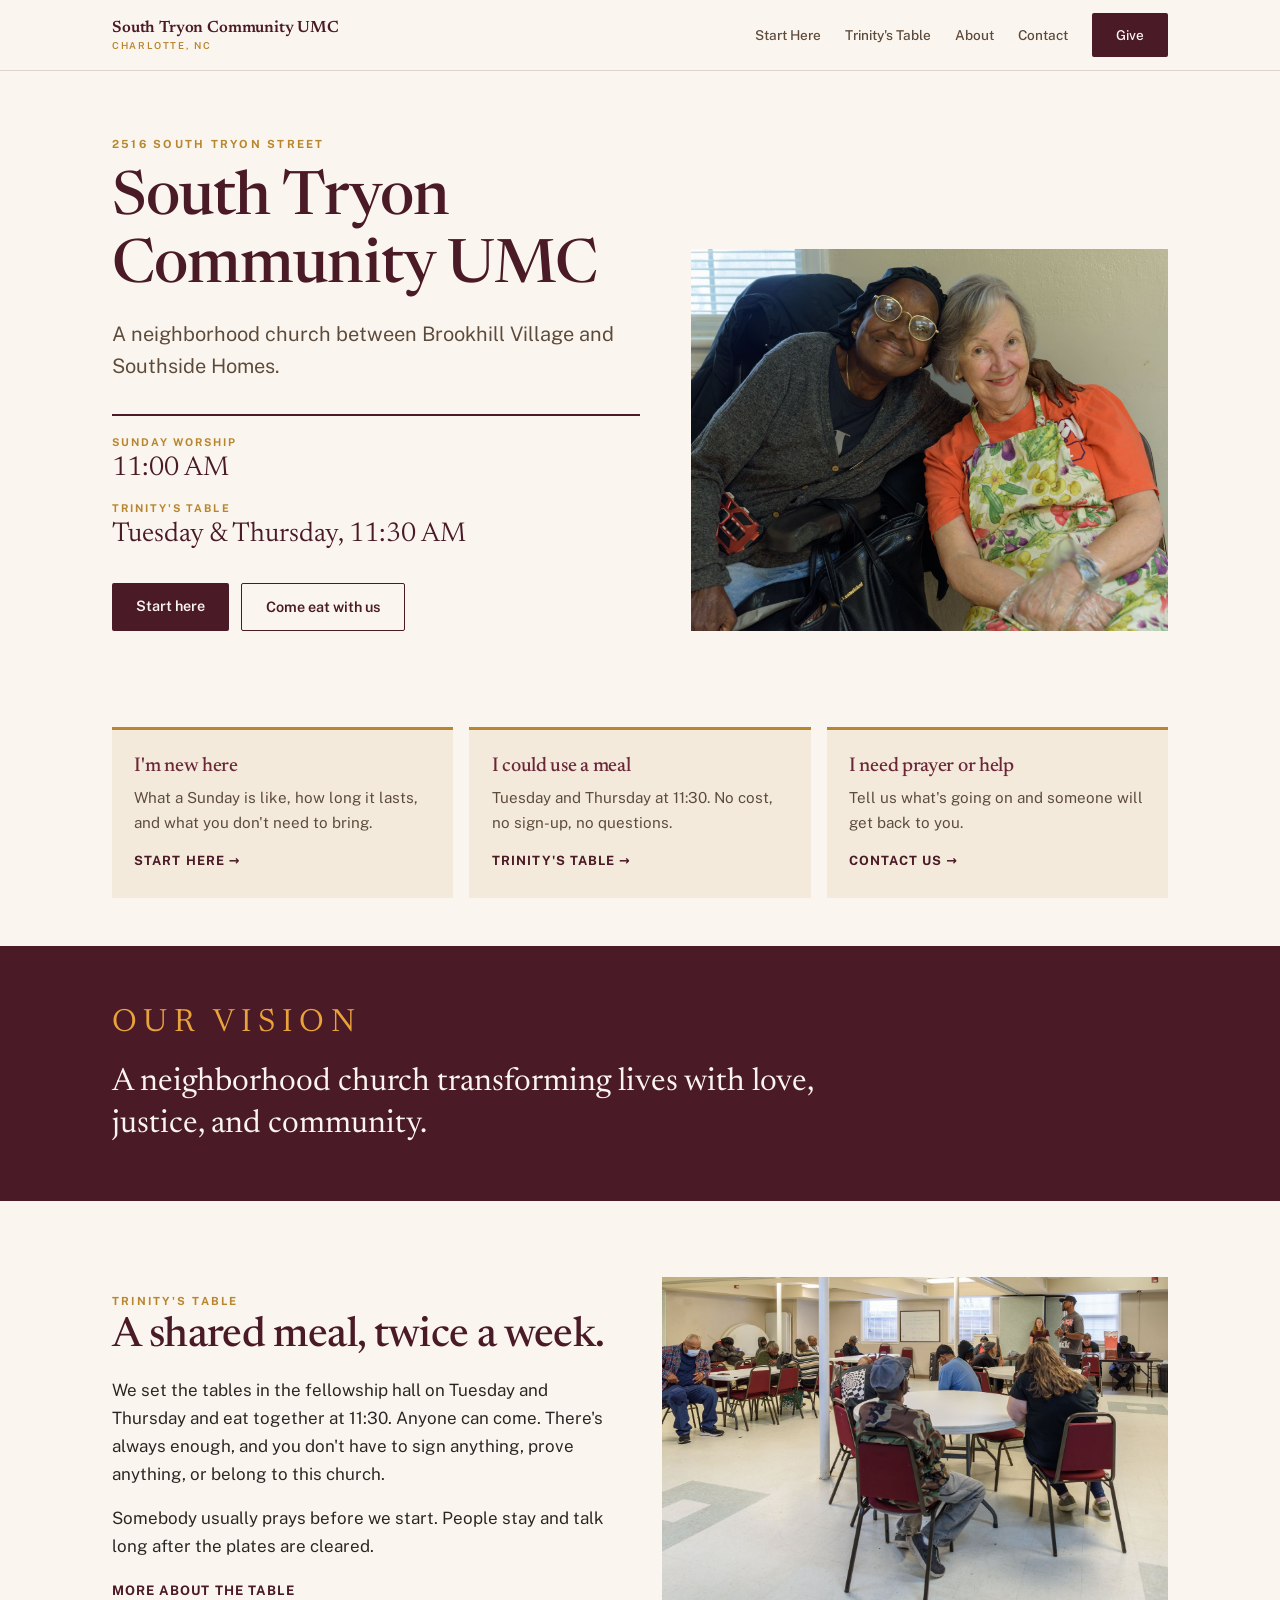
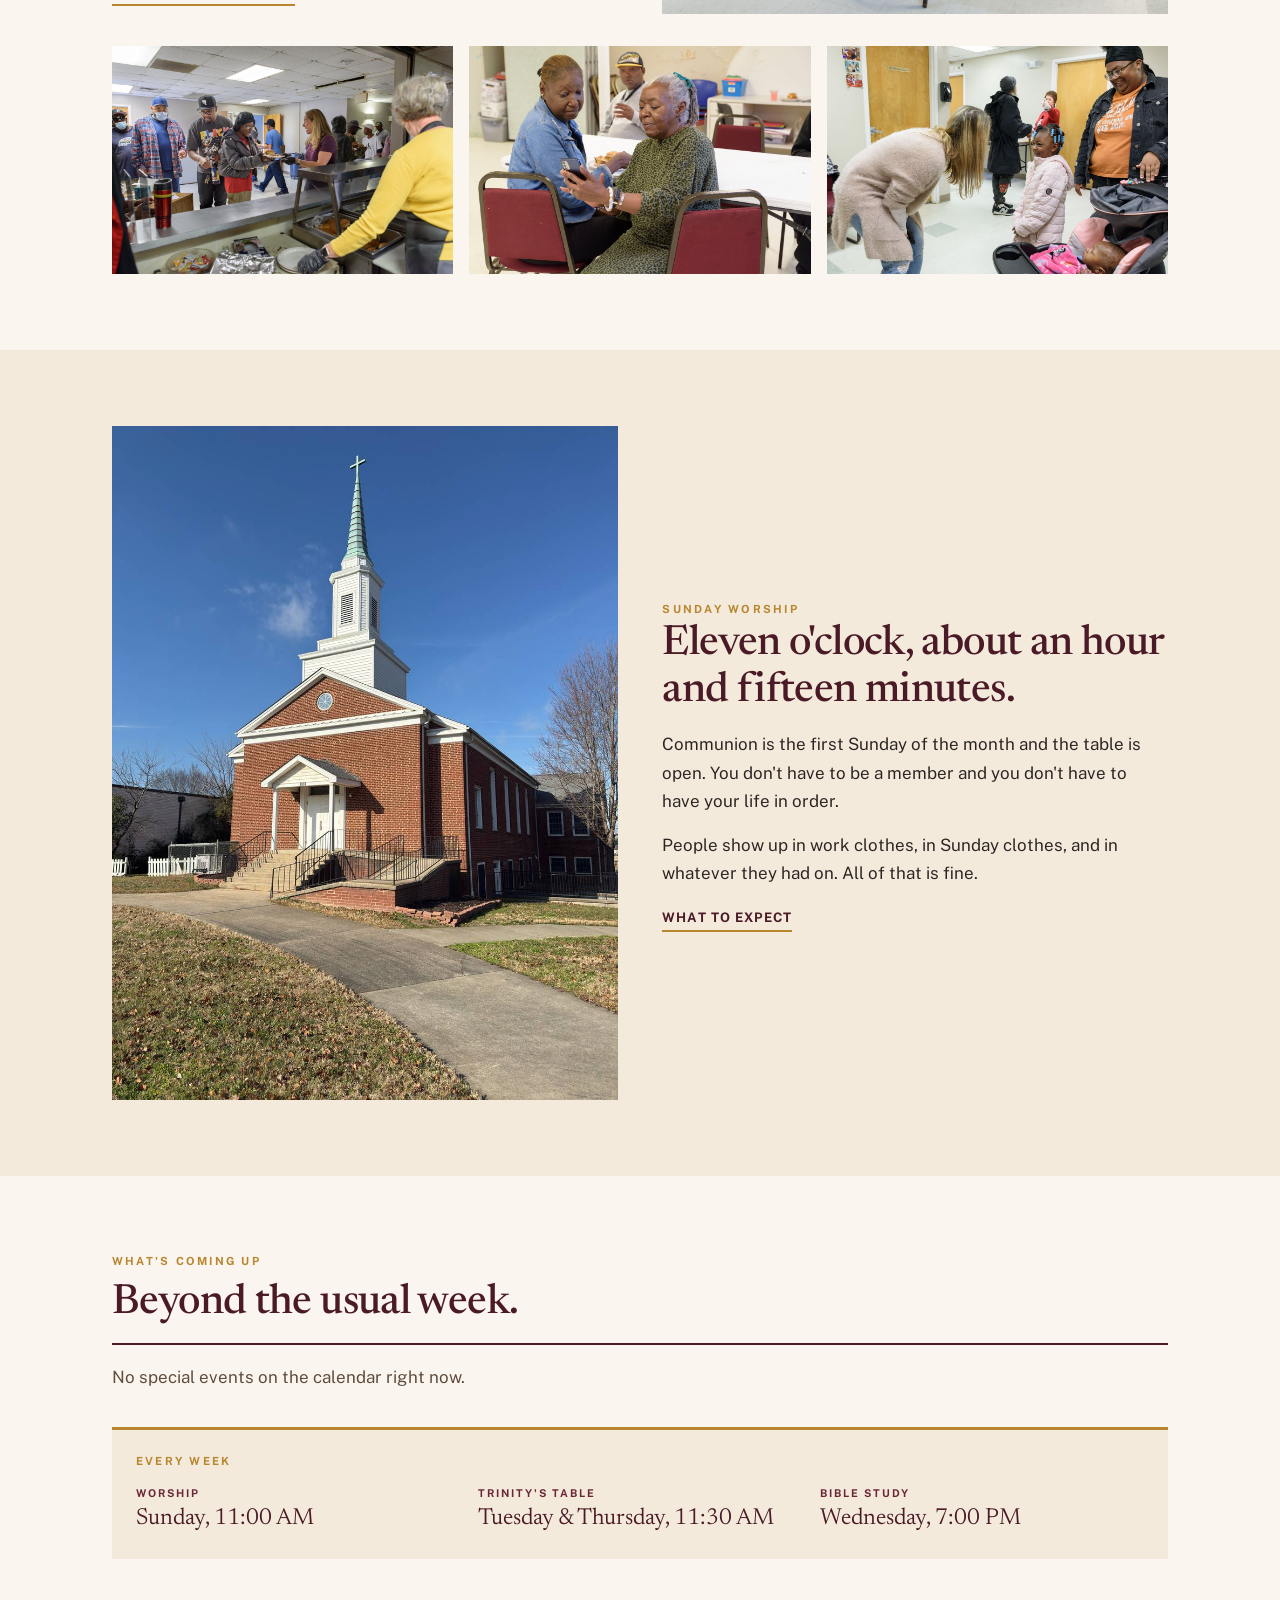
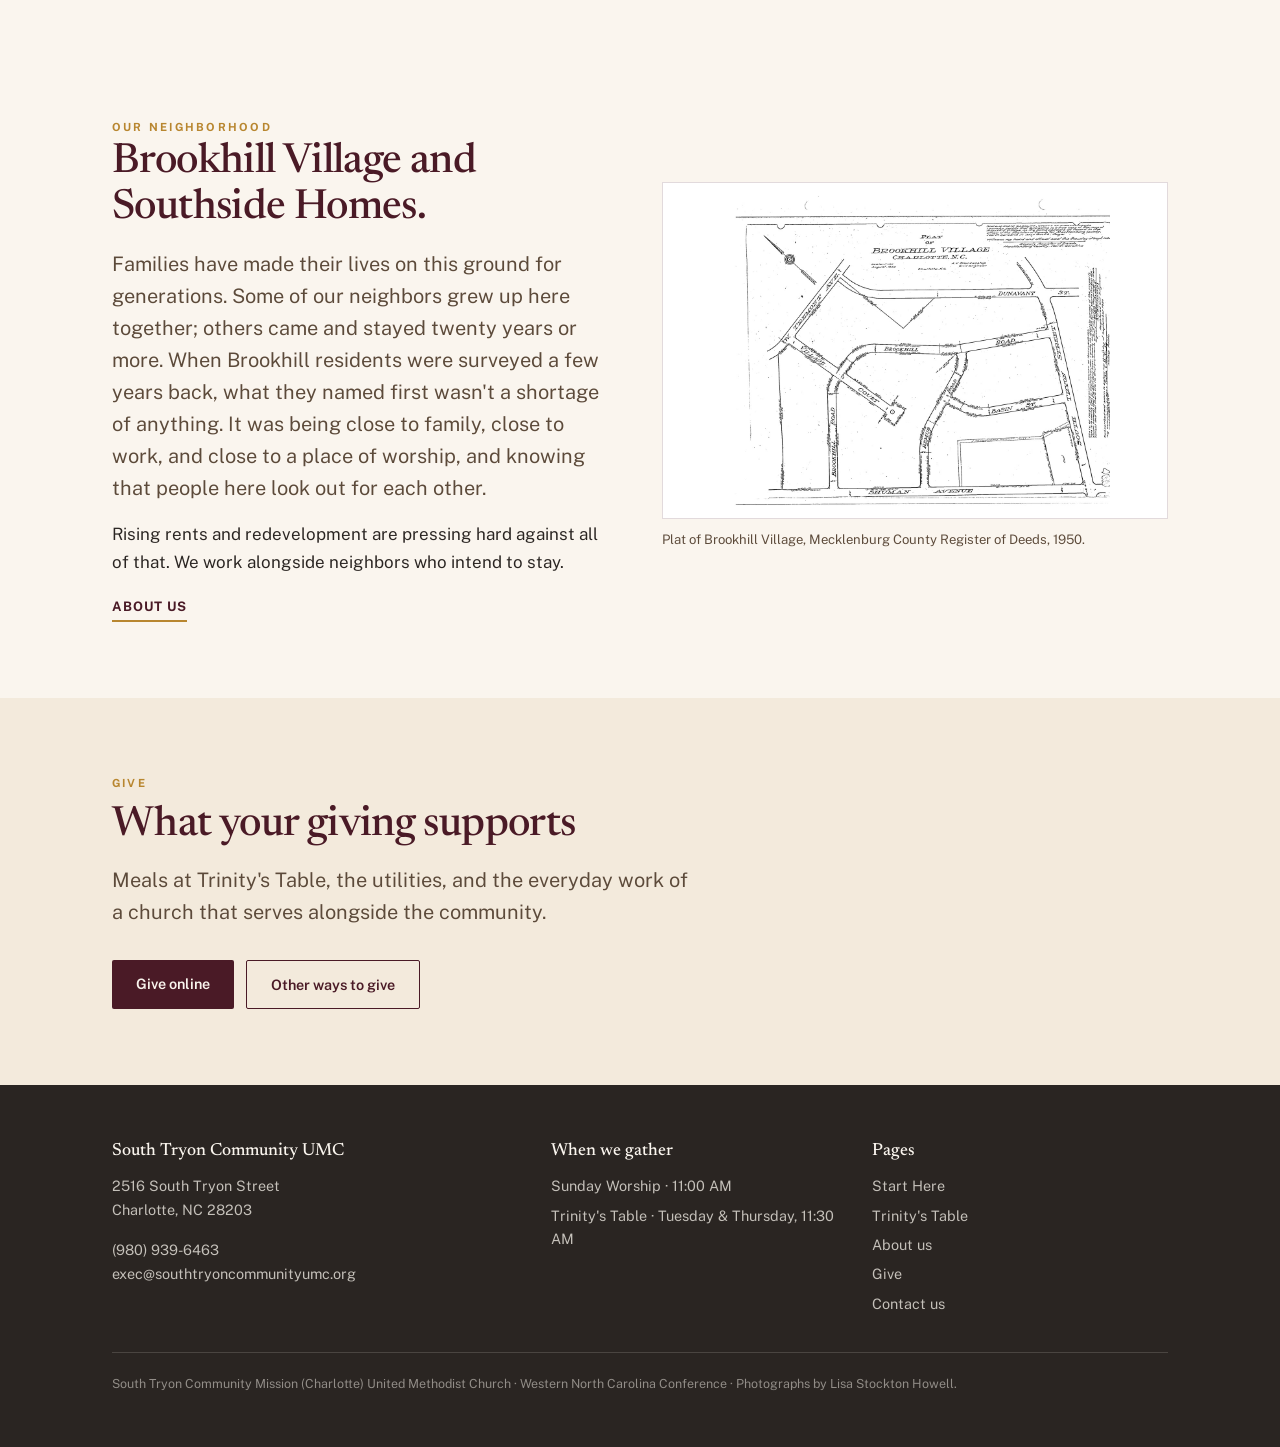
<file: index.html>
<!doctype html>
<html lang="en">
  <head>
    <meta charset="utf-8" />
    <meta name="viewport" content="width=device-width, initial-scale=1" />
    <title>
      South Tryon Community UMC — A Neighborhood Church in Charlotte
    </title>
    <meta
      name="description"
      content="A neighborhood church on South Tryon Street in Charlotte. Worship Sundays at 11:00. A free meal Tuesdays and Thursdays at 11:30."
    />
    <meta
      property="og:title"
      content="South Tryon Community UMC — A Neighborhood Church in Charlotte"
    />
    <meta
      property="og:description"
      content="A neighborhood church on South Tryon Street in Charlotte. Worship Sundays at 11:00. A free meal Tuesdays and Thursdays at 11:30."
    />
    <meta property="og:type" content="website" />
    <meta
      property="og:image"
      content="https://www.southtryoncommunityumc.org/hero.jpg"
    />
    <meta name="theme-color" content="#FAF5EE" />
    <link rel="preconnect" href="https://fonts.googleapis.com" />
    <link rel="preconnect" href="https://fonts.gstatic.com" crossorigin />
    <link
      href="https://fonts.googleapis.com/css2?family=Newsreader:opsz,wght@6..72,400;6..72,500;6..72,600&family=Public+Sans:wght@400;500;600;700&display=swap"
      rel="stylesheet"
    />
    <link rel="stylesheet" href="style.css" />
  </head>
  <body>
    <a class="skip" href="#main">Skip to content</a>

    <header class="site-head">
      <div class="head-in">
        <a class="brand" href="index.html"
          >South Tryon Community UMC<span>Charlotte, NC</span></a
        >
        <nav class="nav">
          <a href="visit.html">Start Here</a>
          <a href="table.html">Trinity's Table</a>
          <a href="about.html">About</a>
          <a href="visit.html#contact">Contact</a>
          <a
            class="btn"
            href="https://tithe.ly/give_new/www/#/tithely/give-one-time/189090"
            >Give</a
          >
        </nav>
      </div>
    </header>

    <main id="main">
      <section class="hero">
        <div class="wrap hero-grid">
          <div>
            <p class="eyebrow">2516 South Tryon Street</p>
            <h1>South Tryon Community UMC</h1>
            <p class="lede measure">
              A neighborhood church between Brookhill Village and Southside
              Homes.
            </p>
            <div class="hours">
              <dl>
                <div>
                  <dt>Sunday Worship</dt>
                  <dd>11:00 AM</dd>
                </div>
                <div>
                  <dt>Trinity's Table</dt>
                  <dd>Tuesday &amp; Thursday, 11:30 AM</dd>
                </div>
              </dl>
            </div>
            <div class="btn-row">
              <a class="btn" href="visit.html">Start here</a>
              <a class="btn btn-ghost" href="table.html">Come eat with us</a>
            </div>
          </div>
          <figure class="hero-photo">
            <img
              src="hero.jpg"
              alt="Two women sitting together at Trinity's Table, one with her arm around the other."
              width="1700"
              height="1360"
              fetchpriority="high"
            />
          </figure>
        </div>
      </section>

      <section class="sec sec-tight">
        <div class="wrap doors">
          <a class="door" href="visit.html">
            <h3>I'm new here</h3>
            <p>
              What a Sunday is like, how long it lasts, and what you don't need
              to bring.
            </p>
            <span class="go">Start here &rarr;</span>
          </a>
          <a class="door" href="table.html">
            <h3>I could use a meal</h3>
            <p>
              Tuesday and Thursday at 11:30. No cost, no sign-up, no questions.
            </p>
            <span class="go">Trinity's Table &rarr;</span>
          </a>
          <a class="door" href="visit.html#contact">
            <h3>I need prayer or help</h3>
            <p>Tell us what's going on and someone will get back to you.</p>
            <span class="go">Contact us &rarr;</span>
          </a>
        </div>
      </section>

      <section class="band">
        <div class="wrap">
          <p class="eyebrow">Our vision</p>
          <p>
            A neighborhood church transforming lives with love, justice, and
            community.
          </p>
        </div>
      </section>

      <section class="sec">
        <div class="wrap">
          <div class="split">
            <div>
              <span class="eyebrow">Trinity's Table</span>
              <h2>A shared meal, twice a week.</h2>
              <p>
                We set the tables in the fellowship hall on Tuesday and Thursday
                and eat together at 11:30. Anyone can come. There's always
                enough, and you don't have to sign anything, prove anything, or
                belong to this church.
              </p>
              <p>
                Somebody usually prays before we start. People stay and talk
                long after the plates are cleared.
              </p>
              <a class="more" href="table.html">More about the table</a>
            </div>
            <figure class="split-media">
              <img
                src="table-room.jpg"
                alt="Neighbors seated at round tables in the fellowship hall before the meal."
                loading="lazy"
                width="1500"
                height="1001"
              />
            </figure>
          </div>
          <div class="trio">
            <img
              src="table-serving.jpg"
              alt="Neighbors being served lunch at Trinity's Table."
              loading="lazy"
              width="1200"
              height="801"
            />
            <img
              src="table-talk.jpg"
              alt="Two women sitting at a table, talking and looking at a phone."
              loading="lazy"
              width="1200"
              height="801"
            />
            <img
              src="youth.jpg"
              alt="A young girl smiling as a volunteer bends down to greet her."
              loading="lazy"
              width="1300"
              height="868"
            />
          </div>
        </div>
      </section>

      <section class="sec sec-alt">
        <div class="wrap">
          <div class="split split-rev">
            <div>
              <span class="eyebrow">Sunday Worship</span>
              <h2>Eleven o'clock, about an hour and fifteen minutes.</h2>
              <p>
                Communion is the first Sunday of the month and the table is
                open. You don't have to be a member and you don't have to have
                your life in order.
              </p>
              <p>
                People show up in work clothes, in Sunday clothes, and in
                whatever they had on. All of that is fine.
              </p>
              <a class="more" href="visit.html">What to expect</a>
            </div>
            <figure class="split-media tall">
              <img
                src="church.jpg"
                alt="The brick sanctuary of South Tryon Community UMC with its white steeple."
                loading="lazy"
                width="938"
                height="1250"
              />
            </figure>
          </div>
        </div>
      </section>

      <!-- EVENTS:START -->
  <section class="sec" id="events">
    <div class="wrap">
      <span class="eyebrow">What's coming up</span>
      <h2>Beyond the usual week.</h2>
      <p class="events-empty">No special events on the calendar right now.</p>
      <div class="weekly">
        <p class="eyebrow">Every week</p>
        <dl>
          <div><dt>Worship</dt><dd>Sunday, 11:00 AM</dd></div>
          <div><dt>Trinity&#x27;s Table</dt><dd>Tuesday &amp; Thursday, 11:30 AM</dd></div>
          <div><dt>Bible study</dt><dd>Wednesday, 7:00 PM</dd></div>
        </dl>
      </div>
    </div>
  </section>
<!-- EVENTS:END -->

      <section class="sec">
        <div class="wrap">
          <div class="split">
            <div>
              <span class="eyebrow">Our neighborhood</span>
              <h2>Brookhill Village and Southside Homes.</h2>
              <p class="lede measure">
                Families have made their lives on this ground for generations.
                Some of our neighbors grew up here together; others came and
                stayed twenty years or more. When Brookhill residents were
                surveyed a few years back, what they named first wasn't a
                shortage of anything. It was being close to family, close to
                work, and close to a place of worship, and knowing that people
                here look out for each other.
              </p>
              <p class="measure">
                Rising rents and redevelopment are pressing hard against all of
                that. We work alongside neighbors who intend to stay.
              </p>
              <a class="more" href="about.html">About us</a>
            </div>
            <figure class="split-media doc-media">
              <img
                src="brookhill-plat-1950.jpg"
                alt="1950 plat map of Brookhill Village, Charlotte, N.C., showing the subdivision's streets and lots as recorded with the Mecklenburg County Register of Deeds."
                loading="lazy"
                width="1200"
                height="960"
              />
              <figcaption>
                Plat of Brookhill Village, Mecklenburg County Register of Deeds,
                1950.
              </figcaption>
            </figure>
          </div>
        </div>
      </section>

      <section class="sec sec-alt">
        <div class="wrap">
          <span class="eyebrow">Give</span>
          <h2>What your giving supports</h2>
          <p class="lede measure">
            Meals at Trinity's Table, the utilities, and the everyday work of a
            church that serves alongside the community.
          </p>
          <div class="btn-row">
            <a
              class="btn"
              href="https://tithe.ly/give_new/www/#/tithely/give-one-time/189090"
              >Give online</a
            >
            <a class="btn btn-ghost" href="give.html">Other ways to give</a>
          </div>
        </div>
      </section>
    </main>

    <footer class="site-foot">
      <div class="wrap">
        <div class="foot-grid">
          <div>
            <h4>South Tryon Community UMC</h4>
            <p>
              <a
                href="https://maps.google.com/?q=2516+South+Tryon+Street+Charlotte+NC+28203"
                >2516 South Tryon Street<br />Charlotte, NC 28203</a
              >
            </p>
            <p>
              <a href="tel:+19809396463">(980) 939-6463</a><br />
              <a href="mailto:exec@southtryoncommunityumc.org"
                >exec@southtryoncommunityumc.org</a
              >
            </p>
          </div>
          <div>
            <h4>When we gather</h4>
            <ul>
              <li>Sunday Worship &middot; 11:00 AM</li>
              <li>Trinity's Table &middot; Tuesday &amp; Thursday, 11:30 AM</li>
            </ul>
          </div>
          <div>
            <h4>Pages</h4>
            <ul>
              <li><a href="visit.html">Start Here</a></li>
              <li><a href="table.html">Trinity's Table</a></li>
              <li><a href="about.html">About us</a></li>
              <li><a href="give.html">Give</a></li>
              <li><a href="visit.html#contact">Contact us</a></li>
            </ul>
          </div>
        </div>
        <p class="colophon">
          South Tryon Community Mission (Charlotte) United Methodist Church
          &middot; Western North Carolina Conference &middot; Photographs by
          Lisa Stockton Howell.
        </p>
      </div>
    </footer>
  </body>
</html>
</file>
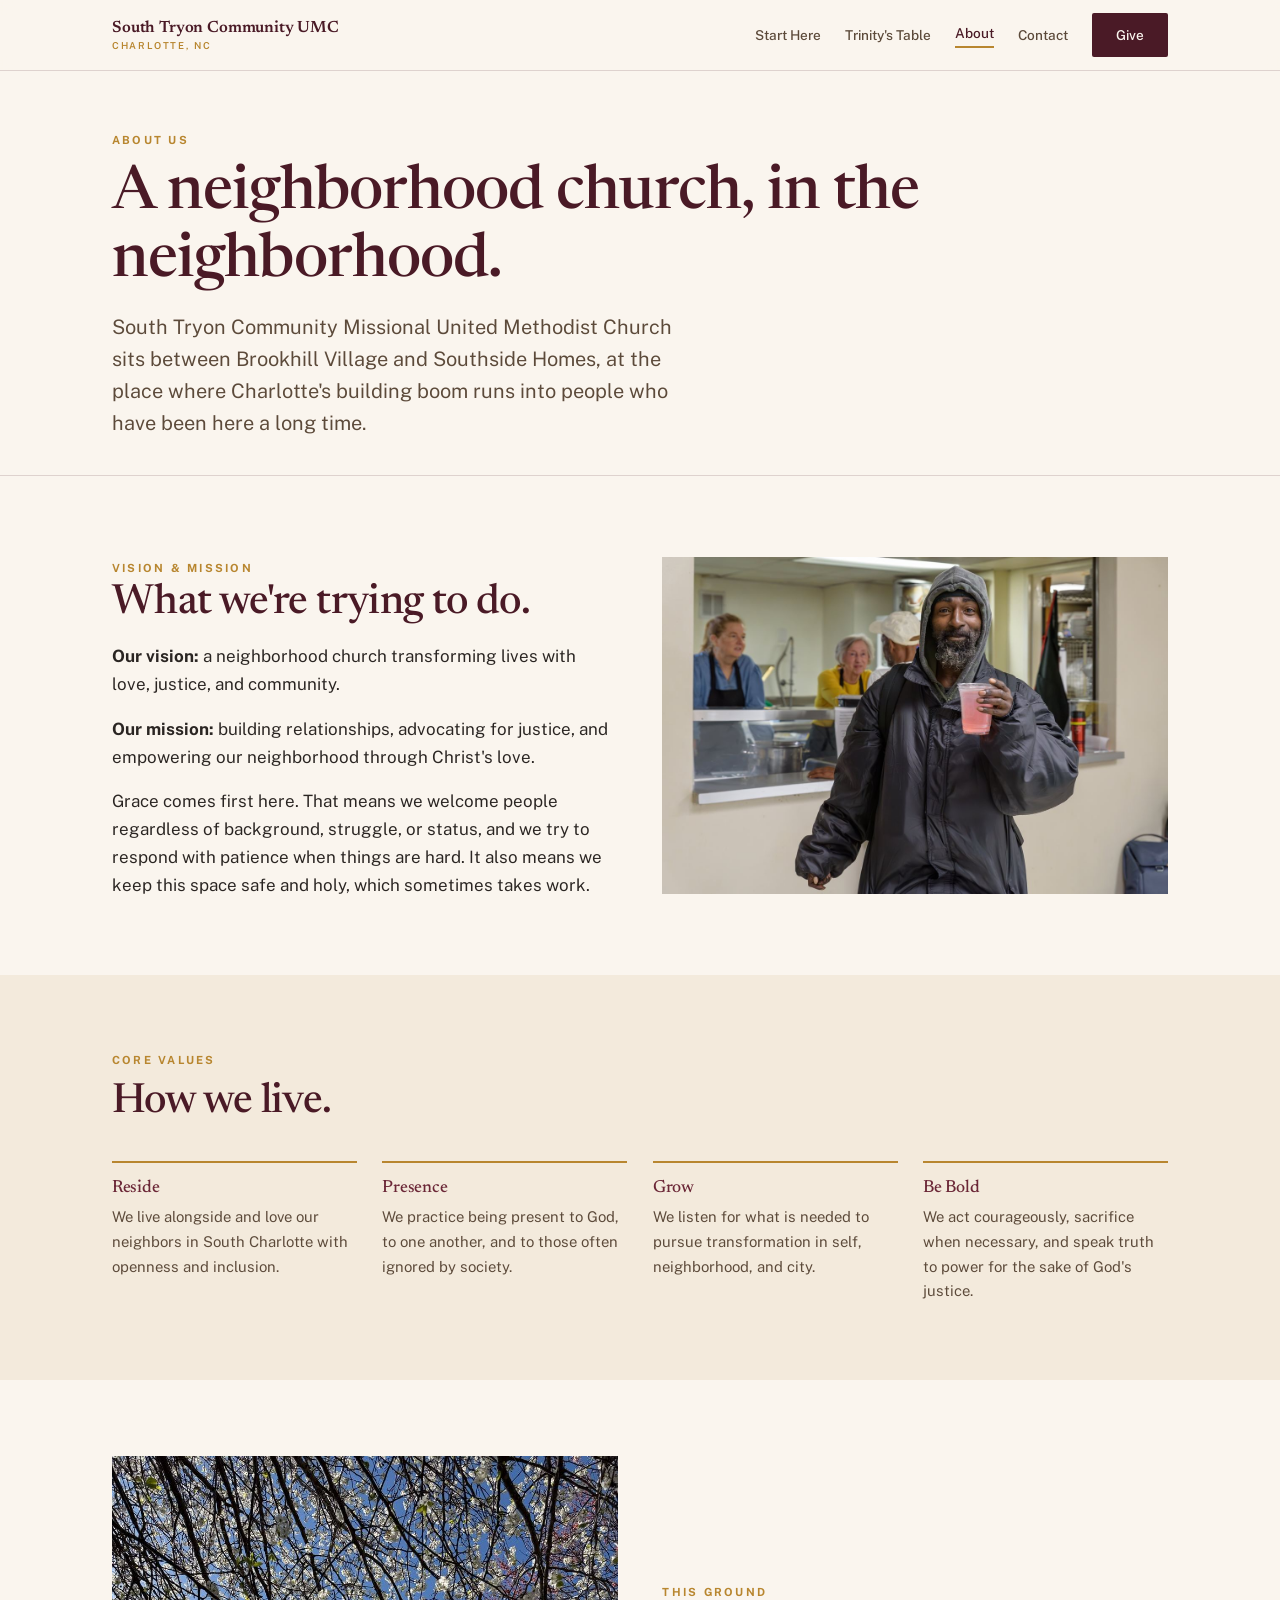
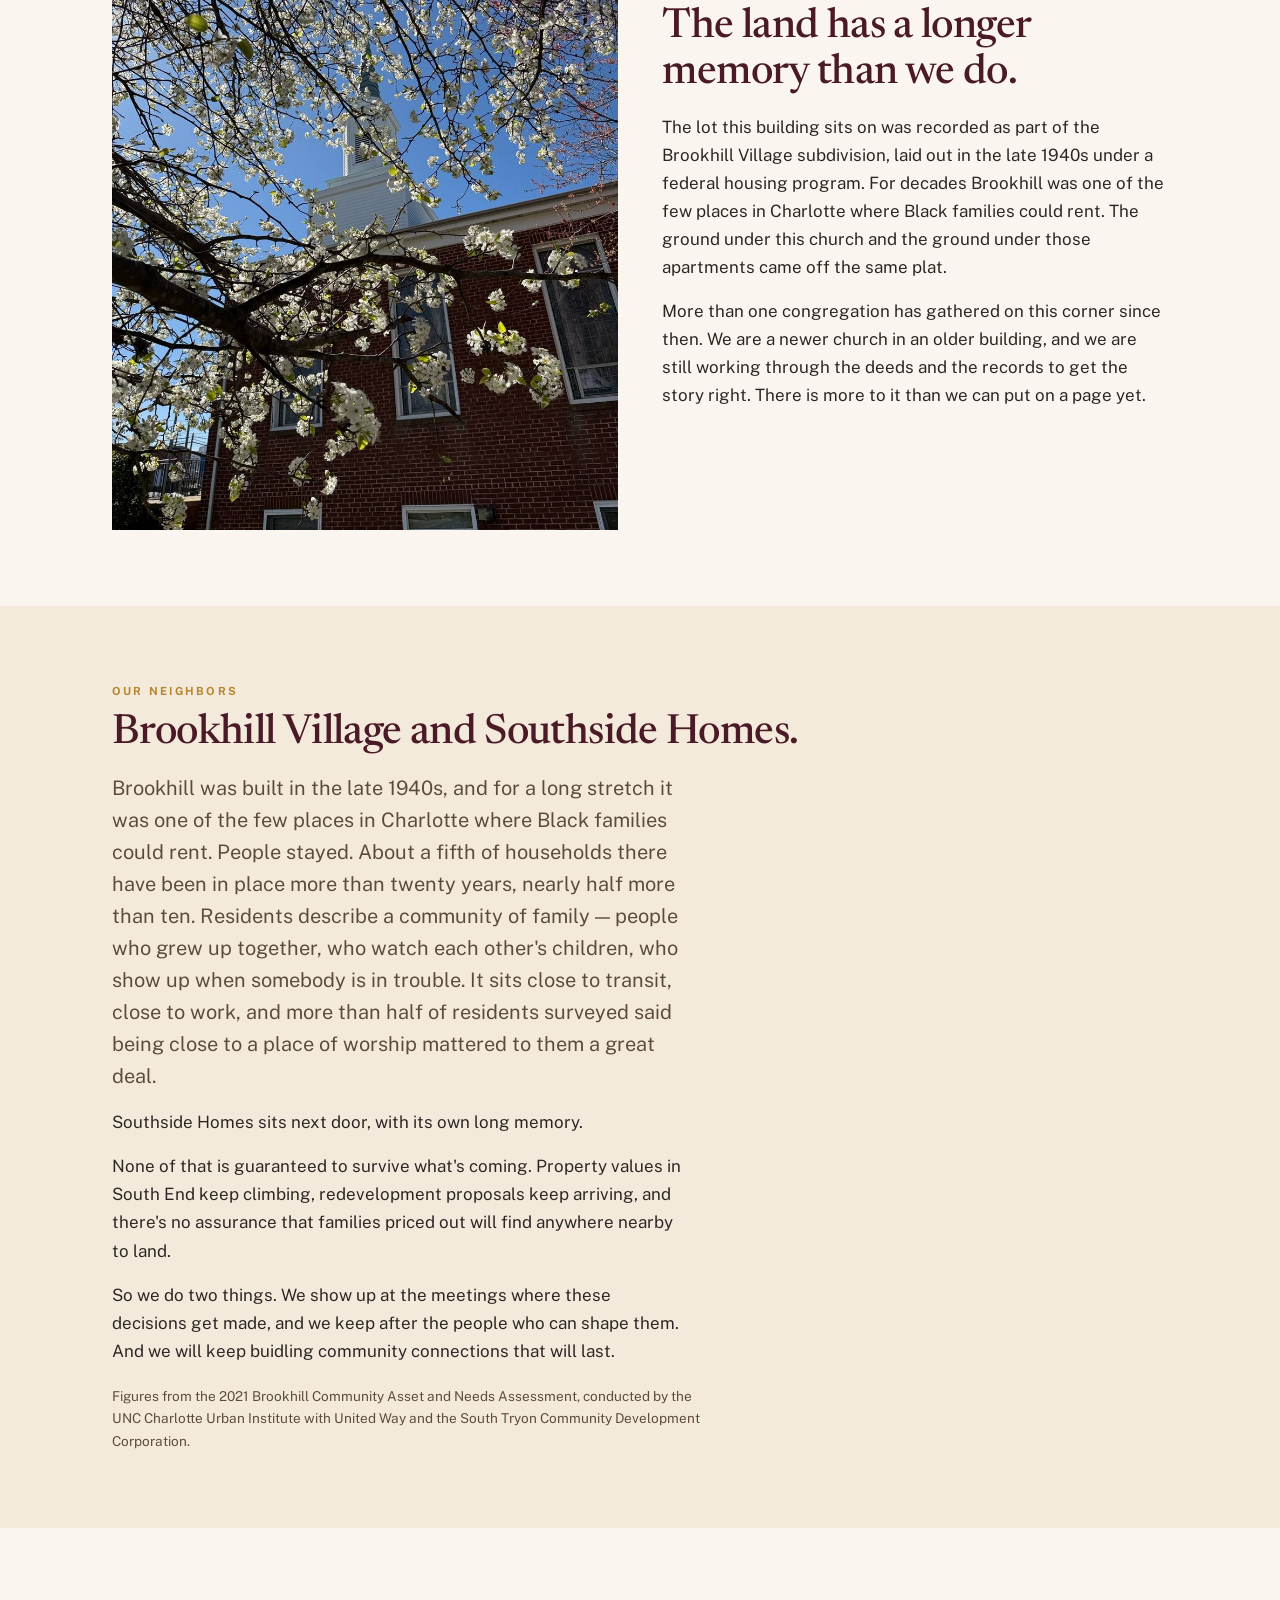
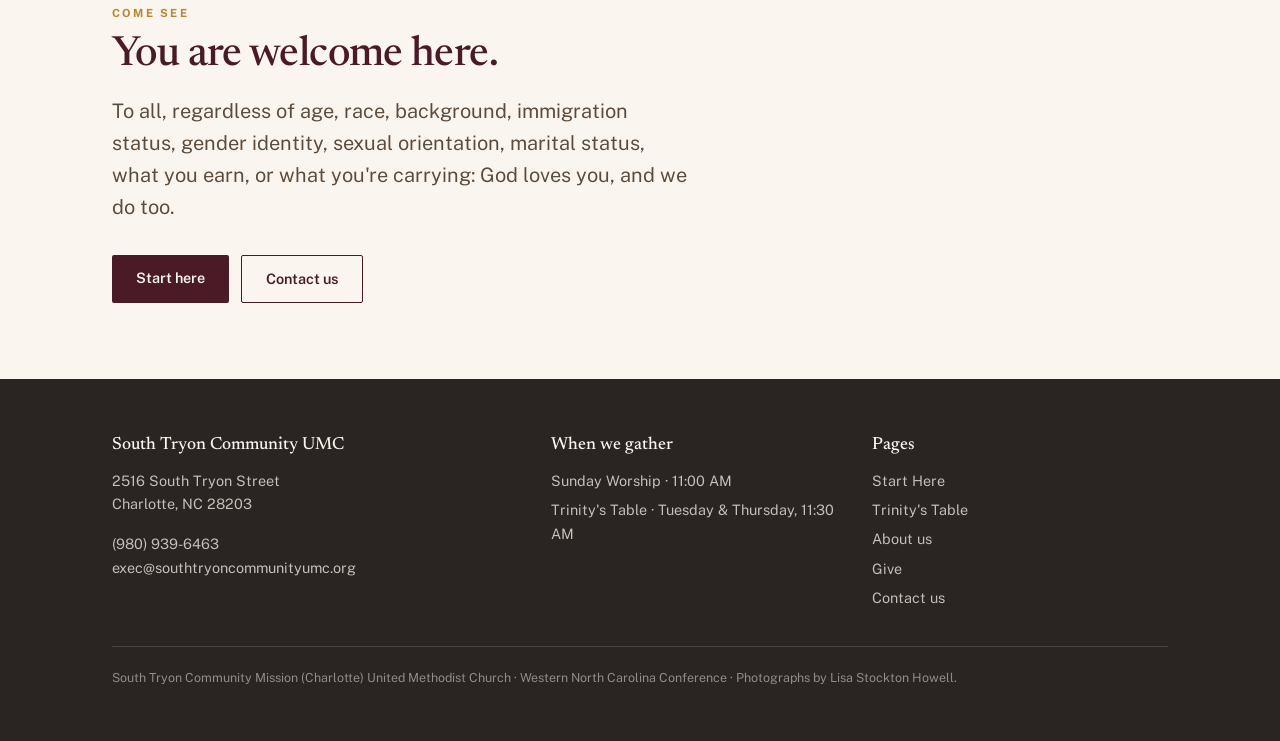
<file: about.html>
<!doctype html>
<html lang="en">
  <head>
    <meta charset="utf-8" />
    <meta name="viewport" content="width=device-width, initial-scale=1" />
    <title>About Us — South Tryon Community UMC</title>
    <meta
      name="description"
      content="Who we are, what we value, and the history of the ground this church sits on in Brookhill Village."
    />
    <meta property="og:title" content="About Us — South Tryon Community UMC" />
    <meta
      property="og:description"
      content="Who we are, what we value, and the history of the ground this church sits on in Brookhill Village."
    />
    <meta property="og:type" content="website" />
    <meta
      property="og:image"
      content="https://www.southtryoncommunityumc.org/church.jpg"
    />
    <meta name="theme-color" content="#FAF5EE" />
    <link rel="preconnect" href="https://fonts.googleapis.com" />
    <link rel="preconnect" href="https://fonts.gstatic.com" crossorigin />
    <link
      href="https://fonts.googleapis.com/css2?family=Newsreader:opsz,wght@6..72,400;6..72,500;6..72,600&family=Public+Sans:wght@400;500;600;700&display=swap"
      rel="stylesheet"
    />
    <link rel="stylesheet" href="style.css" />
  </head>
  <body>
    <a class="skip" href="#main">Skip to content</a>

    <header class="site-head">
      <div class="head-in">
        <a class="brand" href="index.html"
          >South Tryon Community UMC<span>Charlotte, NC</span></a
        >
        <nav class="nav">
          <a href="visit.html">Start Here</a>
          <a href="table.html">Trinity's Table</a>
          <a href="about.html" aria-current="page">About</a>
          <a href="visit.html#contact">Contact</a>
          <a
            class="btn"
            href="https://tithe.ly/give_new/www/#/tithely/give-one-time/189090"
            >Give</a
          >
        </nav>
      </div>
    </header>

    <main id="main">
      <section class="page-head">
        <div class="wrap">
          <p class="eyebrow">About us</p>
          <h1>A neighborhood church, in the neighborhood.</h1>
          <p class="lede measure">
            South Tryon Community Missional United Methodist Church sits between
            Brookhill Village and Southside Homes, at the place where
            Charlotte's building boom runs into people who have been here a long
            time.
          </p>
        </div>
      </section>

      <section class="sec">
        <div class="wrap">
          <div class="split">
            <div>
              <span class="eyebrow">Vision &amp; mission</span>
              <h2>What we're trying to do.</h2>
              <p>
                <strong>Our vision:</strong> a neighborhood church transforming
                lives with love, justice, and community.
              </p>
              <p>
                <strong>Our mission:</strong> building relationships, advocating
                for justice, and empowering our neighborhood through Christ's
                love.
              </p>
              <p>
                Grace comes first here. That means we welcome people regardless
                of background, struggle, or status, and we try to respond with
                patience when things are hard. It also means we keep this space
                safe and holy, which sometimes takes work.
              </p>
            </div>
            <figure class="split-media">
              <img
                src="table-welcome.jpg"
                alt="A neighbor holding a cup of lemonade and smiling, the serving window behind him."
                loading="lazy"
                width="1200"
                height="801"
              />
            </figure>
          </div>
        </div>
      </section>

      <section class="sec sec-alt">
        <div class="wrap">
          <span class="eyebrow">Core values</span>
          <h2>How we live.</h2>
          <div class="values">
            <div class="value">
              <h3>Reside</h3>
              <p>
                We live alongside and love our neighbors in South Charlotte with
                openness and inclusion.
              </p>
            </div>
            <div class="value">
              <h3>Presence</h3>
              <p>
                We practice being present to God, to one another, and to those
                often ignored by society.
              </p>
            </div>
            <div class="value">
              <h3>Grow</h3>
              <p>
                We listen for what is needed to pursue transformation in self,
                neighborhood, and city.
              </p>
            </div>
            <div class="value">
              <h3>Be Bold</h3>
              <p>
                We act courageously, sacrifice when necessary, and speak truth
                to power for the sake of God's justice.
              </p>
            </div>
          </div>
        </div>
      </section>

      <section class="sec">
        <div class="wrap">
          <div class="split split-rev">
            <div>
              <span class="eyebrow">This ground</span>
              <h2>The land has a longer memory than we do.</h2>
              <p>
                The lot this building sits on was recorded as part of the
                Brookhill Village subdivision, laid out in the late 1940s under
                a federal housing program. For decades Brookhill was one of the
                few places in Charlotte where Black families could rent. The
                ground under this church and the ground under those apartments
                came off the same plat.
              </p>
              <p>
                More than one congregation has gathered on this corner since
                then. We are a newer church in an older building, and we are
                still working through the deeds and the records to get the story
                right. There is more to it than we can put on a page yet.
              </p>
            </div>
            <figure class="split-media tall">
              <img
                src="spring.jpg"
                alt="The church steeple seen through a flowering tree in spring."
                loading="lazy"
                width="938"
                height="1250"
              />
            </figure>
          </div>
        </div>
      </section>

      <section class="sec sec-alt">
        <div class="wrap">
          <span class="eyebrow">Our neighbors</span>
          <h2>Brookhill Village and Southside Homes.</h2>
          <p class="lede measure">
            Brookhill was built in the late 1940s, and for a long stretch it was
            one of the few places in Charlotte where Black families could rent.
            People stayed. About a fifth of households there have been in place
            more than twenty years, nearly half more than ten. Residents
            describe a community of family — people who grew up together, who
            watch each other's children, who show up when somebody is in
            trouble. It sits close to transit, close to work, and more than half
            of residents surveyed said being close to a place of worship
            mattered to them a great deal.
          </p>
          <p class="measure">
            Southside Homes sits next door, with its own long memory.
          </p>
          <p class="measure">
            None of that is guaranteed to survive what's coming. Property values
            in South End keep climbing, redevelopment proposals keep arriving,
            and there's no assurance that families priced out will find anywhere
            nearby to land.
          </p>
          <p class="measure">
            So we do two things. We show up at the meetings where these
            decisions get made, and we keep after the people who can shape them.
            And we will keep buidling community connections that will last.
          </p>
          <p class="fineprint">
            Figures from the 2021 Brookhill Community Asset and Needs
            Assessment, conducted by the UNC Charlotte Urban Institute with
            United Way and the South Tryon Community Development Corporation.
          </p>
        </div>
      </section>

      <section class="sec">
        <div class="wrap">
          <span class="eyebrow">Come see</span>
          <h2>You are welcome here.</h2>
          <p class="lede measure">
            To all, regardless of age, race, background, immigration status,
            gender identity, sexual orientation, marital status, what you earn,
            or what you're carrying: God loves you, and we do too.
          </p>
          <div class="btn-row">
            <a class="btn" href="visit.html">Start here</a>
            <a class="btn btn-ghost" href="visit.html#contact">Contact us</a>
          </div>
        </div>
      </section>
    </main>

    <footer class="site-foot">
      <div class="wrap">
        <div class="foot-grid">
          <div>
            <h4>South Tryon Community UMC</h4>
            <p>
              <a
                href="https://maps.google.com/?q=2516+South+Tryon+Street+Charlotte+NC+28203"
                >2516 South Tryon Street<br />Charlotte, NC 28203</a
              >
            </p>
            <p>
              <a href="tel:+19809396463">(980) 939-6463</a><br />
              <a href="mailto:exec@southtryoncommunityumc.org"
                >exec@southtryoncommunityumc.org</a
              >
            </p>
          </div>
          <div>
            <h4>When we gather</h4>
            <ul>
              <li>Sunday Worship &middot; 11:00 AM</li>
              <li>Trinity's Table &middot; Tuesday &amp; Thursday, 11:30 AM</li>
            </ul>
          </div>
          <div>
            <h4>Pages</h4>
            <ul>
              <li><a href="visit.html">Start Here</a></li>
              <li><a href="table.html">Trinity's Table</a></li>
              <li><a href="about.html">About us</a></li>
              <li><a href="give.html">Give</a></li>
              <li><a href="visit.html#contact">Contact us</a></li>
            </ul>
          </div>
        </div>
        <p class="colophon">
          South Tryon Community Mission (Charlotte) United Methodist Church
          &middot; Western North Carolina Conference &middot; Photographs by
          Lisa Stockton Howell.
        </p>
      </div>
    </footer>
  </body>
</html>
</file>
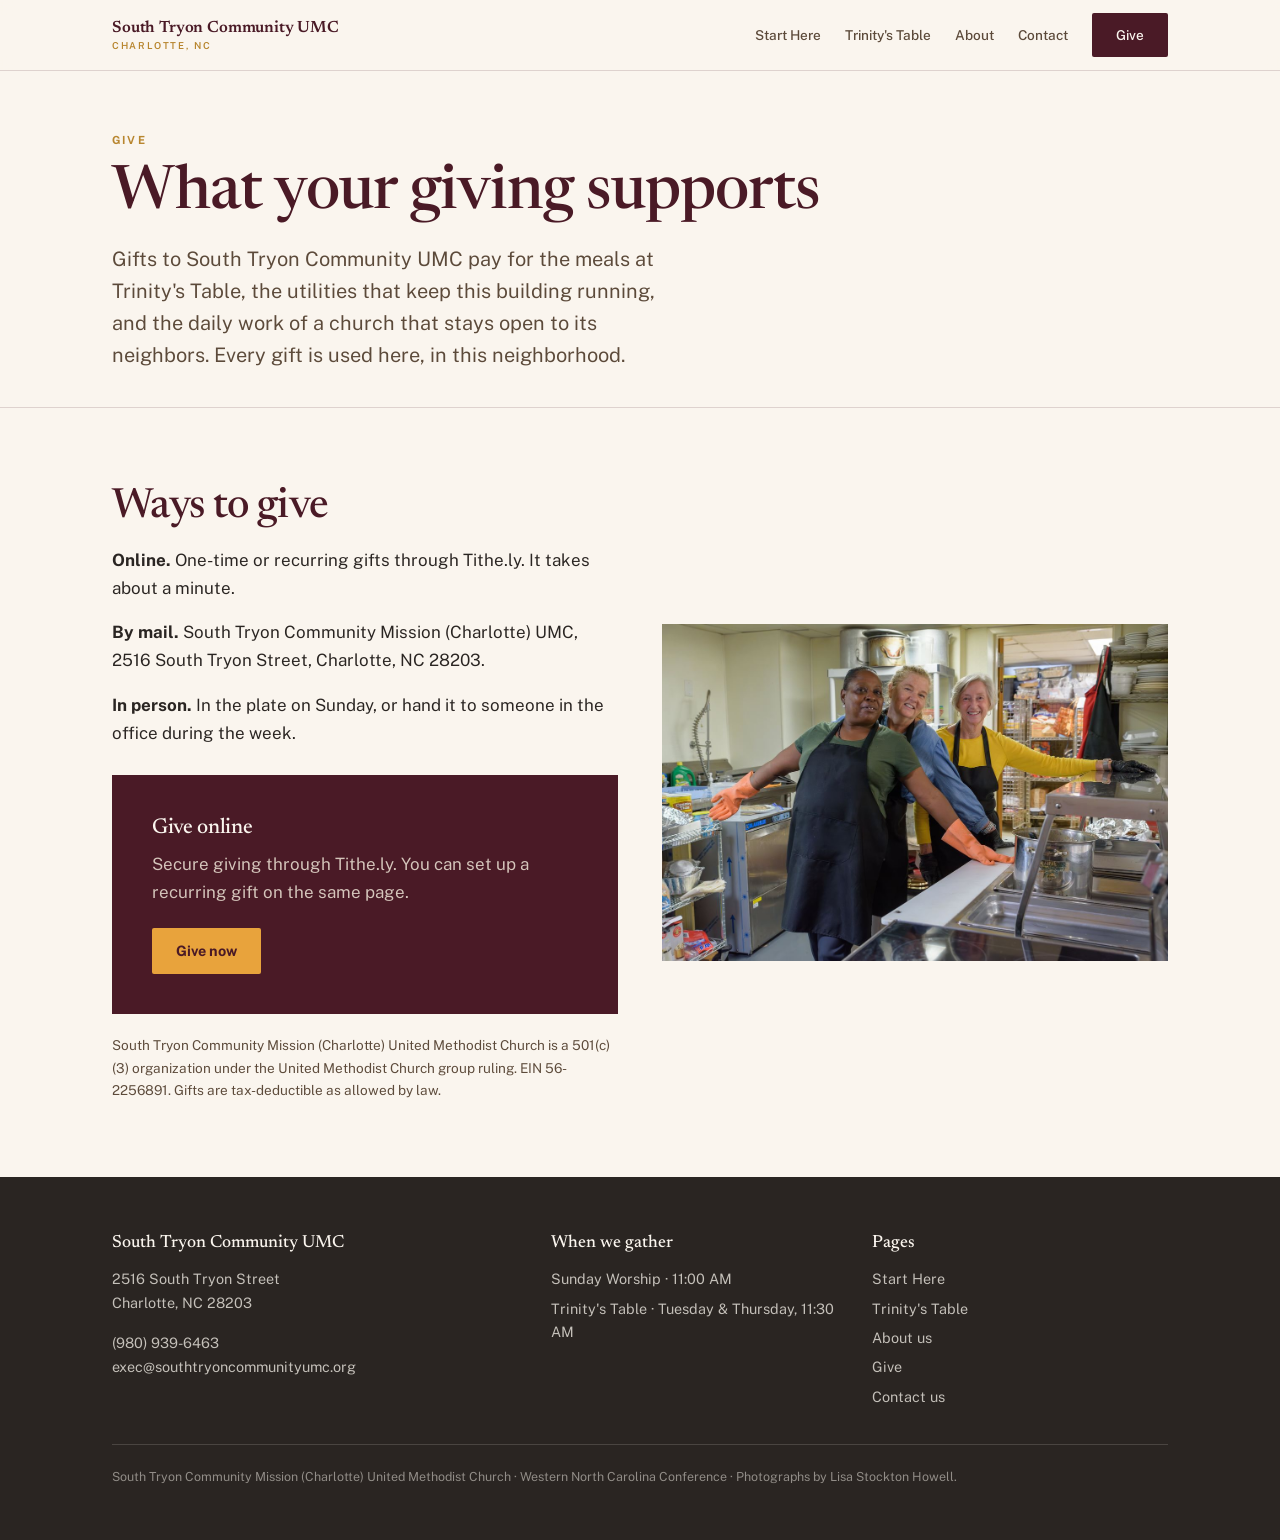
<file: give.html>
<!DOCTYPE html>
<html lang="en">
<head>
<meta charset="utf-8">
<meta name="viewport" content="width=device-width, initial-scale=1">
<title>Give — South Tryon Community UMC</title>
<meta name="description" content="Give online, by mail, or in person to South Tryon Community UMC in Charlotte, NC.">
<meta property="og:title" content="Give — South Tryon Community UMC">
<meta property="og:description" content="Give online, by mail, or in person to South Tryon Community UMC in Charlotte, NC.">
<meta property="og:type" content="website">
<meta property="og:image" content="https://www.southtryoncommunityumc.org/table-serving.jpg">
<meta name="theme-color" content="#FAF5EE">
<link rel="preconnect" href="https://fonts.googleapis.com">
<link rel="preconnect" href="https://fonts.gstatic.com" crossorigin>
<link href="https://fonts.googleapis.com/css2?family=Newsreader:opsz,wght@6..72,400;6..72,500;6..72,600&family=Public+Sans:wght@400;500;600;700&display=swap" rel="stylesheet">
<link rel="stylesheet" href="style.css">
</head>
<body>
<a class="skip" href="#main">Skip to content</a>

<header class="site-head">
  <div class="head-in">
    <a class="brand" href="index.html">South Tryon Community UMC<span>Charlotte, NC</span></a>
    <nav class="nav">
      <a href="visit.html">Start Here</a>
      <a href="table.html">Trinity's Table</a>
      <a href="about.html">About</a>
      <a href="visit.html#contact">Contact</a>
      <a class="btn" href="https://tithe.ly/give_new/www/#/tithely/give-one-time/189090">Give</a>
    </nav>
  </div>
</header>

<main id="main">

  <section class="page-head">
    <div class="wrap">
      <p class="eyebrow">Give</p>
      <h1>What your giving supports</h1>
      <p class="lede measure">Gifts to South Tryon Community UMC pay for the meals at Trinity's Table, the utilities that keep this building running, and the daily work of a church that stays open to its neighbors. Every gift is used here, in this neighborhood.</p>
    </div>
  </section>

  <section class="sec">
    <div class="wrap">
      <div class="split">
        <div>
          <h2>Ways to give</h2>
          <p><strong>Online.</strong> One-time or recurring gifts through Tithe.ly. It takes about a minute.</p>
          <p><strong>By mail.</strong> South Tryon Community Mission (Charlotte) UMC, 2516 South Tryon Street, Charlotte, NC 28203.</p>
          <p><strong>In person.</strong> In the plate on Sunday, or hand it to someone in the office during the week.</p>
          <div class="give-box">
            <h3>Give online</h3>
            <p>Secure giving through Tithe.ly. You can set up a recurring gift on the same page.</p>
            <a class="btn" href="https://tithe.ly/give_new/www/#/tithely/give-one-time/189090">Give now</a>
          </div>
          <p class="fineprint">South Tryon Community Mission (Charlotte) United Methodist Church is a 501(c)(3) organization under the United Methodist Church group ruling. EIN 56-2256891. Gifts are tax-deductible as allowed by law.</p>
        </div>
        <figure class="split-media">
          <img src="kitchen.jpg" alt="Volunteers working together in the church kitchen." loading="lazy" width="1200" height="801">
        </figure>
      </div>
    </div>
  </section>
</main>

<footer class="site-foot">
  <div class="wrap">
    <div class="foot-grid">
      <div>
        <h4>South Tryon Community UMC</h4>
        <p><a href="https://maps.google.com/?q=2516+South+Tryon+Street+Charlotte+NC+28203">2516 South Tryon Street<br>Charlotte, NC 28203</a></p>
        <p><a href="tel:+19809396463">(980) 939-6463</a><br>
        <a href="mailto:exec@southtryoncommunityumc.org">exec@southtryoncommunityumc.org</a></p>
      </div>
      <div>
        <h4>When we gather</h4>
        <ul>
          <li>Sunday Worship &middot; 11:00 AM</li>
          <li>Trinity's Table &middot; Tuesday &amp; Thursday, 11:30 AM</li>
        </ul>
      </div>
      <div>
        <h4>Pages</h4>
        <ul>
          <li><a href="visit.html">Start Here</a></li>
          <li><a href="table.html">Trinity's Table</a></li>
          <li><a href="about.html">About us</a></li>
          <li><a href="give.html">Give</a></li>
          <li><a href="visit.html#contact">Contact us</a></li>
        </ul>
      </div>
    </div>
    <p class="colophon">South Tryon Community Mission (Charlotte) United Methodist Church &middot; Western North Carolina Conference &middot; Photographs by Lisa Stockton Howell.</p>
  </div>
</footer>

</body>
</html>
</file>
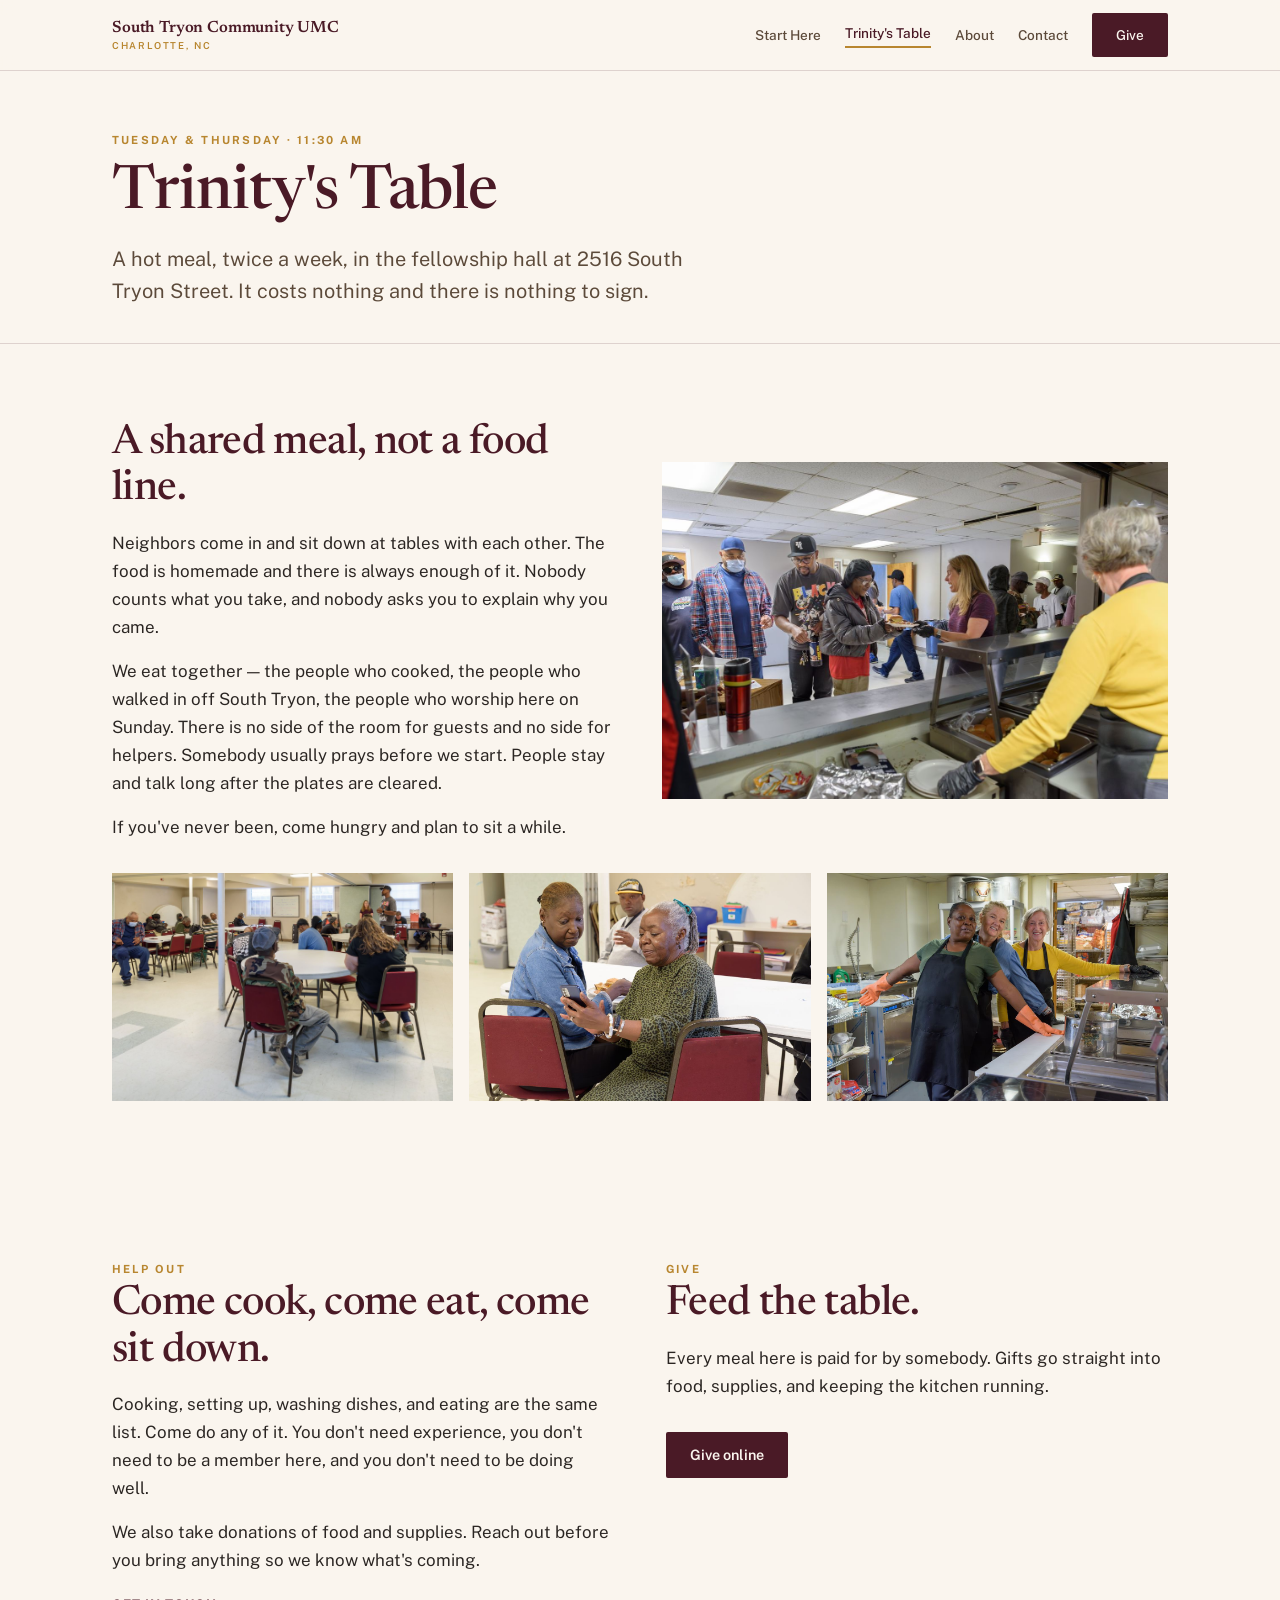
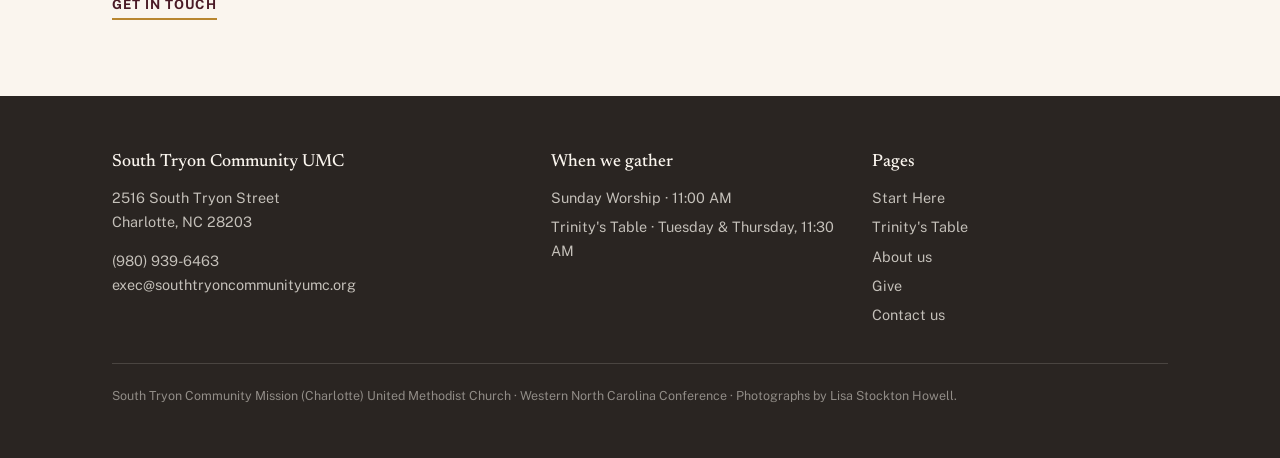
<file: table.html>
<!DOCTYPE html>
<html lang="en">
<head>
<meta charset="utf-8">
<meta name="viewport" content="width=device-width, initial-scale=1">
<title>Trinity's Table — South Tryon Community UMC</title>
<meta name="description" content="A free hot meal every Tuesday and Thursday at 11:30 AM at 2516 South Tryon Street, Charlotte.">
<meta property="og:title" content="Trinity's Table — South Tryon Community UMC">
<meta property="og:description" content="A free hot meal every Tuesday and Thursday at 11:30 AM at 2516 South Tryon Street, Charlotte.">
<meta property="og:type" content="website">
<meta property="og:image" content="https://www.southtryoncommunityumc.org/table-room.jpg">
<meta name="theme-color" content="#FAF5EE">
<link rel="preconnect" href="https://fonts.googleapis.com">
<link rel="preconnect" href="https://fonts.gstatic.com" crossorigin>
<link href="https://fonts.googleapis.com/css2?family=Newsreader:opsz,wght@6..72,400;6..72,500;6..72,600&family=Public+Sans:wght@400;500;600;700&display=swap" rel="stylesheet">
<link rel="stylesheet" href="style.css">
</head>
<body>
<a class="skip" href="#main">Skip to content</a>

<header class="site-head">
  <div class="head-in">
    <a class="brand" href="index.html">South Tryon Community UMC<span>Charlotte, NC</span></a>
    <nav class="nav">
      <a href="visit.html">Start Here</a>
      <a href="table.html" aria-current="page">Trinity's Table</a>
      <a href="about.html">About</a>
      <a href="visit.html#contact">Contact</a>
      <a class="btn" href="https://tithe.ly/give_new/www/#/tithely/give-one-time/189090">Give</a>
    </nav>
  </div>
</header>

<main id="main">

  <section class="page-head">
    <div class="wrap">
      <p class="eyebrow">Tuesday &amp; Thursday &middot; 11:30 AM</p>
      <h1>Trinity's Table</h1>
      <p class="lede measure">A hot meal, twice a week, in the fellowship hall at 2516 South Tryon Street. It costs nothing and there is nothing to sign.</p>
    </div>
  </section>

  <section class="sec">
    <div class="wrap">
      <div class="split">
        <div>
          <h2>A shared meal, not a food line.</h2>
          <p>Neighbors come in and sit down at tables with each other. The food is homemade and there is always enough of it. Nobody counts what you take, and nobody asks you to explain why you came.</p>
          <p>We eat together — the people who cooked, the people who walked in off South Tryon, the people who worship here on Sunday. There is no side of the room for guests and no side for helpers. Somebody usually prays before we start. People stay and talk long after the plates are cleared.</p>
          <p>If you've never been, come hungry and plan to sit a while.</p>
        </div>
        <figure class="split-media">
          <img src="table-serving.jpg" alt="A neighbor receiving a plate at the serving window as others wait in line." loading="lazy" width="1200" height="801">
        </figure>
      </div>
      <div class="trio">
        <img src="table-room.jpg" alt="Neighbors seated at round tables in the fellowship hall." loading="lazy" width="1500" height="1001">
        <img src="table-talk.jpg" alt="Two women sitting at a table, talking." loading="lazy" width="1200" height="801">
        <img src="kitchen.jpg" alt="Three volunteers in aprons working in the church kitchen." loading="lazy" width="1200" height="801">
      </div>
    </div>
  </section>

  <section class="sec">
    <div class="wrap two-col">
      <div>
        <span class="eyebrow">Help out</span>
        <h2>Come cook, come eat, come sit down.</h2>
        <p>Cooking, setting up, washing dishes, and eating are the same list. Come do any of it. You don't need experience, you don't need to be a member here, and you don't need to be doing well.</p>
        <p>We also take donations of food and supplies. Reach out before you bring anything so we know what's coming.</p>
        <a class="more" href="visit.html#contact">Get in touch</a>
      </div>
      <div>
        <span class="eyebrow">Give</span>
        <h2>Feed the table.</h2>
        <p>Every meal here is paid for by somebody. Gifts go straight into food, supplies, and keeping the kitchen running.</p>
        <div class="btn-row">
          <a class="btn" href="https://tithe.ly/give_new/www/#/tithely/give-one-time/189090">Give online</a>
        </div>
      </div>
    </div>
  </section>
</main>

<footer class="site-foot">
  <div class="wrap">
    <div class="foot-grid">
      <div>
        <h4>South Tryon Community UMC</h4>
        <p><a href="https://maps.google.com/?q=2516+South+Tryon+Street+Charlotte+NC+28203">2516 South Tryon Street<br>Charlotte, NC 28203</a></p>
        <p><a href="tel:+19809396463">(980) 939-6463</a><br>
        <a href="mailto:exec@southtryoncommunityumc.org">exec@southtryoncommunityumc.org</a></p>
      </div>
      <div>
        <h4>When we gather</h4>
        <ul>
          <li>Sunday Worship &middot; 11:00 AM</li>
          <li>Trinity's Table &middot; Tuesday &amp; Thursday, 11:30 AM</li>
        </ul>
      </div>
      <div>
        <h4>Pages</h4>
        <ul>
          <li><a href="visit.html">Start Here</a></li>
          <li><a href="table.html">Trinity's Table</a></li>
          <li><a href="about.html">About us</a></li>
          <li><a href="give.html">Give</a></li>
          <li><a href="visit.html#contact">Contact us</a></li>
        </ul>
      </div>
    </div>
    <p class="colophon">South Tryon Community Mission (Charlotte) United Methodist Church &middot; Western North Carolina Conference &middot; Photographs by Lisa Stockton Howell.</p>
  </div>
</footer>

</body>
</html>
</file>
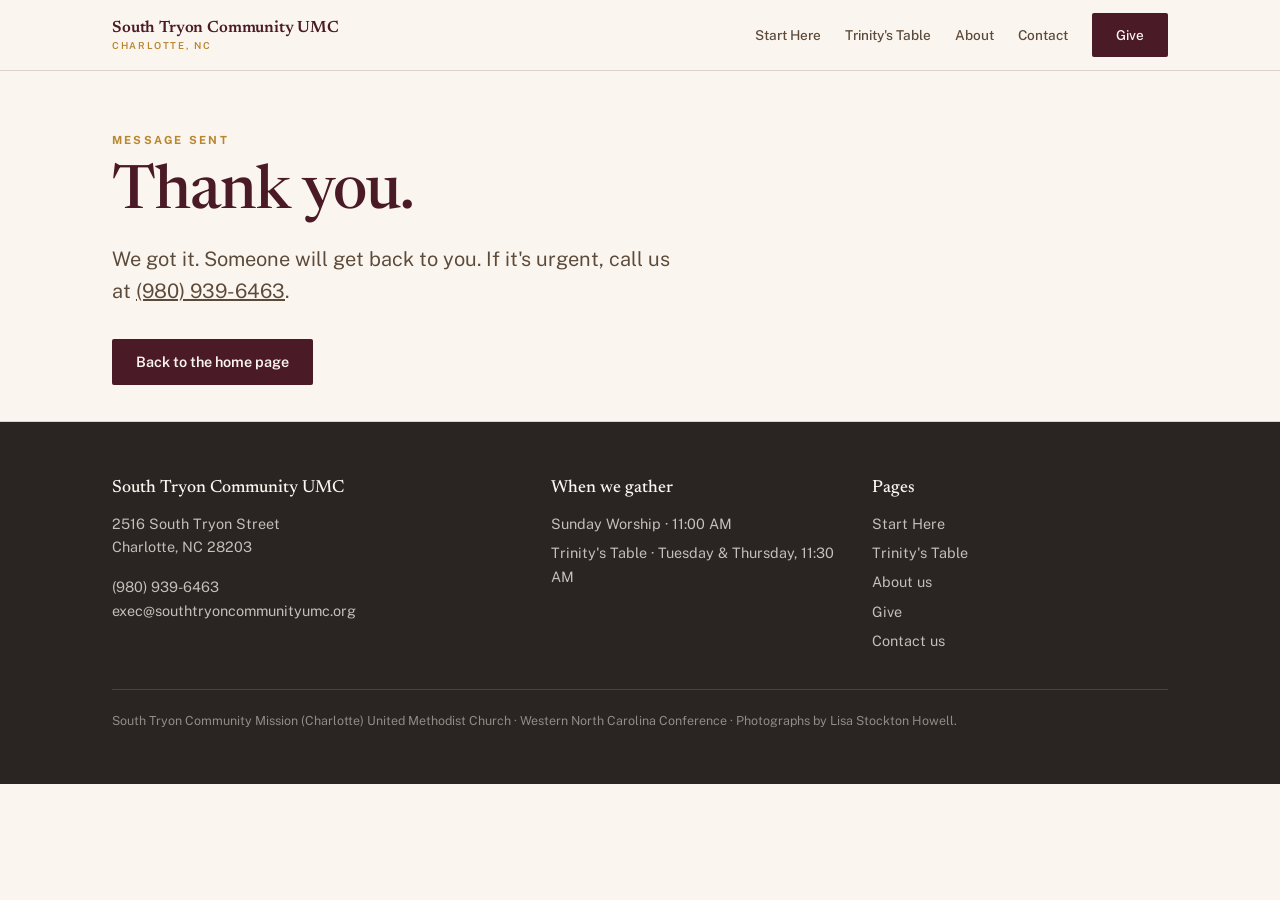
<file: thanks.html>
<!DOCTYPE html>
<html lang="en">
<head>
<meta charset="utf-8">
<meta name="viewport" content="width=device-width, initial-scale=1">
<title>Thank you — South Tryon Community UMC</title>
<meta name="description" content="Your message has been received.">
<meta property="og:title" content="Thank you — South Tryon Community UMC">
<meta property="og:description" content="Your message has been received.">
<meta property="og:type" content="website">
<meta property="og:image" content="https://www.southtryoncommunityumc.org/hero.jpg">
<meta name="theme-color" content="#FAF5EE">
<link rel="preconnect" href="https://fonts.googleapis.com">
<link rel="preconnect" href="https://fonts.gstatic.com" crossorigin>
<link href="https://fonts.googleapis.com/css2?family=Newsreader:opsz,wght@6..72,400;6..72,500;6..72,600&family=Public+Sans:wght@400;500;600;700&display=swap" rel="stylesheet">
<link rel="stylesheet" href="style.css">
</head>
<body>
<a class="skip" href="#main">Skip to content</a>

<header class="site-head">
  <div class="head-in">
    <a class="brand" href="index.html">South Tryon Community UMC<span>Charlotte, NC</span></a>
    <nav class="nav">
      <a href="visit.html">Start Here</a>
      <a href="table.html">Trinity's Table</a>
      <a href="about.html">About</a>
      <a href="visit.html#contact">Contact</a>
      <a class="btn" href="https://tithe.ly/give_new/www/#/tithely/give-one-time/189090">Give</a>
    </nav>
  </div>
</header>

<main id="main">

  <section class="page-head">
    <div class="wrap">
      <p class="eyebrow">Message sent</p>
      <h1>Thank you.</h1>
      <p class="lede measure">We got it. Someone will get back to you. If it's urgent, call us at <a href="tel:+19809396463">(980) 939-6463</a>.</p>
      <div class="btn-row">
        <a class="btn" href="index.html">Back to the home page</a>
      </div>
    </div>
  </section>
</main>

<footer class="site-foot">
  <div class="wrap">
    <div class="foot-grid">
      <div>
        <h4>South Tryon Community UMC</h4>
        <p><a href="https://maps.google.com/?q=2516+South+Tryon+Street+Charlotte+NC+28203">2516 South Tryon Street<br>Charlotte, NC 28203</a></p>
        <p><a href="tel:+19809396463">(980) 939-6463</a><br>
        <a href="mailto:exec@southtryoncommunityumc.org">exec@southtryoncommunityumc.org</a></p>
      </div>
      <div>
        <h4>When we gather</h4>
        <ul>
          <li>Sunday Worship &middot; 11:00 AM</li>
          <li>Trinity's Table &middot; Tuesday &amp; Thursday, 11:30 AM</li>
        </ul>
      </div>
      <div>
        <h4>Pages</h4>
        <ul>
          <li><a href="visit.html">Start Here</a></li>
          <li><a href="table.html">Trinity's Table</a></li>
          <li><a href="about.html">About us</a></li>
          <li><a href="give.html">Give</a></li>
          <li><a href="visit.html#contact">Contact us</a></li>
        </ul>
      </div>
    </div>
    <p class="colophon">South Tryon Community Mission (Charlotte) United Methodist Church &middot; Western North Carolina Conference &middot; Photographs by Lisa Stockton Howell.</p>
  </div>
</footer>

</body>
</html>
</file>
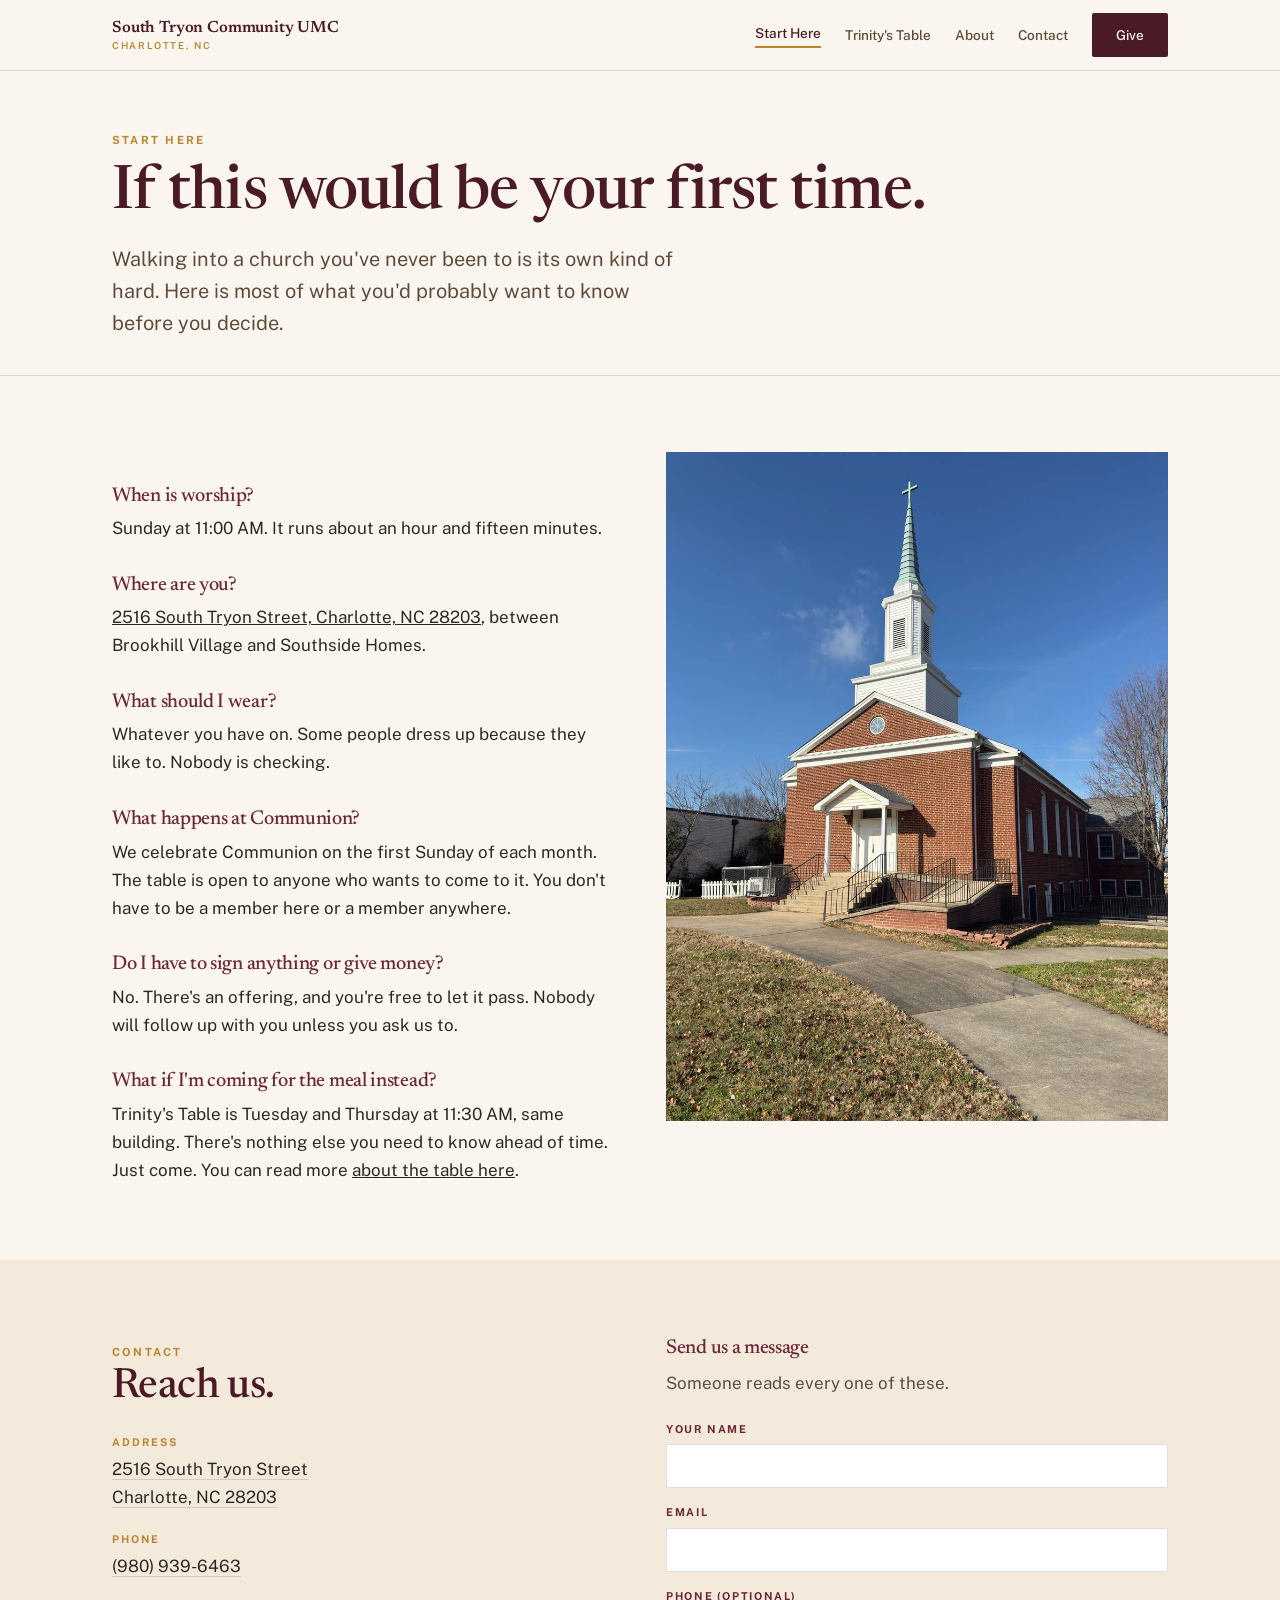
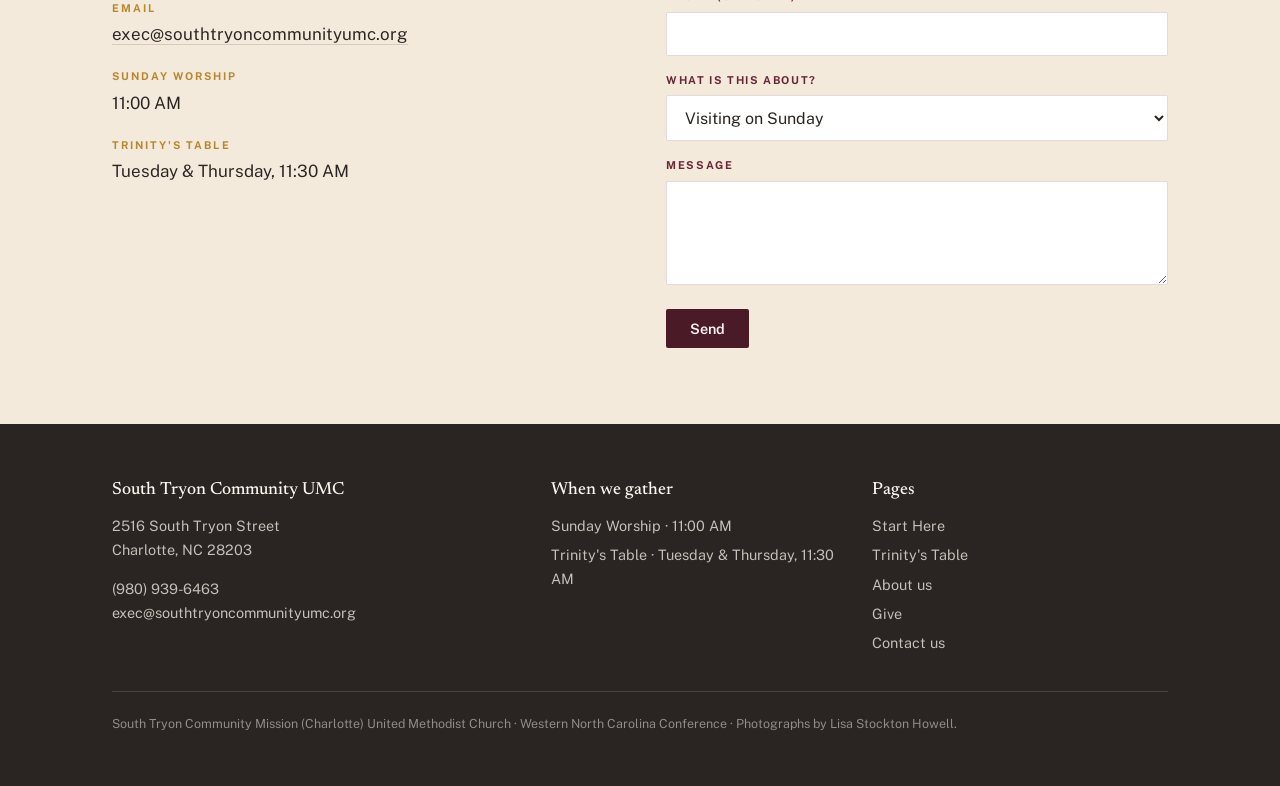
<file: visit.html>
<!DOCTYPE html>
<html lang="en">
<head>
<meta charset="utf-8">
<meta name="viewport" content="width=device-width, initial-scale=1">
<title>Start Here — South Tryon Community UMC</title>
<meta name="description" content="What to expect on a Sunday at South Tryon Community UMC, and how to reach us.">
<meta property="og:title" content="Start Here — South Tryon Community UMC">
<meta property="og:description" content="What to expect on a Sunday at South Tryon Community UMC, and how to reach us.">
<meta property="og:type" content="website">
<meta property="og:image" content="https://www.southtryoncommunityumc.org/church.jpg">
<meta name="theme-color" content="#FAF5EE">
<link rel="preconnect" href="https://fonts.googleapis.com">
<link rel="preconnect" href="https://fonts.gstatic.com" crossorigin>
<link href="https://fonts.googleapis.com/css2?family=Newsreader:opsz,wght@6..72,400;6..72,500;6..72,600&family=Public+Sans:wght@400;500;600;700&display=swap" rel="stylesheet">
<link rel="stylesheet" href="style.css">
</head>
<body>
<a class="skip" href="#main">Skip to content</a>

<header class="site-head">
  <div class="head-in">
    <a class="brand" href="index.html">South Tryon Community UMC<span>Charlotte, NC</span></a>
    <nav class="nav">
      <a href="visit.html" aria-current="page">Start Here</a>
      <a href="table.html">Trinity's Table</a>
      <a href="about.html">About</a>
      <a href="visit.html#contact">Contact</a>
      <a class="btn" href="https://tithe.ly/give_new/www/#/tithely/give-one-time/189090">Give</a>
    </nav>
  </div>
</header>

<main id="main">

  <section class="page-head">
    <div class="wrap">
      <p class="eyebrow">Start here</p>
      <h1>If this would be your first time.</h1>
      <p class="lede measure">Walking into a church you've never been to is its own kind of hard. Here is most of what you'd probably want to know before you decide.</p>
    </div>
  </section>

  <section class="sec">
    <div class="wrap two-col">
      <div>
        <div class="qa">
          <div>
            <h3>When is worship?</h3>
            <p>Sunday at 11:00 AM. It runs about an hour and fifteen minutes.</p>
          </div>
          <div>
            <h3>Where are you?</h3>
            <p><a href="https://maps.google.com/?q=2516+South+Tryon+Street+Charlotte+NC+28203">2516 South Tryon Street, Charlotte, NC 28203</a>, between Brookhill Village and Southside Homes.</p>
          </div>
          <div>
            <h3>What should I wear?</h3>
            <p>Whatever you have on. Some people dress up because they like to. Nobody is checking.</p>
          </div>
          <div>
            <h3>What happens at Communion?</h3>
            <p>We celebrate Communion on the first Sunday of each month. The table is open to anyone who wants to come to it. You don't have to be a member here or a member anywhere.</p>
          </div>
          <div>
            <h3>Do I have to sign anything or give money?</h3>
            <p>No. There's an offering, and you're free to let it pass. Nobody will follow up with you unless you ask us to.</p>
          </div>
          <div>
            <h3>What if I'm coming for the meal instead?</h3>
            <p>Trinity's Table is Tuesday and Thursday at 11:30 AM, same building. There's nothing else you need to know ahead of time. Just come. You can read more <a href="table.html">about the table here</a>.</p>
          </div>
        </div>
      </div>
      <figure class="split-media tall">
        <img src="church.jpg" alt="The brick sanctuary of South Tryon Community UMC with its white steeple against a clear sky." loading="lazy" width="938" height="1250">
      </figure>
    </div>
  </section>

  <section class="sec sec-alt" id="contact">
    <div class="wrap two-col">
      <div class="info">
        <span class="eyebrow">Contact</span>
        <h2>Reach us.</h2>
        <dl>
          <div><dt>Address</dt><dd><a href="https://maps.google.com/?q=2516+South+Tryon+Street+Charlotte+NC+28203">2516 South Tryon Street<br>Charlotte, NC 28203</a></dd></div>
          <div><dt>Phone</dt><dd><a href="tel:+19809396463">(980) 939-6463</a></dd></div>
          <div><dt>Email</dt><dd><a href="mailto:exec@southtryoncommunityumc.org">exec@southtryoncommunityumc.org</a></dd></div>
          <div><dt>Sunday Worship</dt><dd>11:00 AM</dd></div>
          <div><dt>Trinity's Table</dt><dd>Tuesday &amp; Thursday, 11:30 AM</dd></div>
        </dl>
      </div>
      <div>
        <h3>Send us a message</h3>
        <p style="margin-top:.5rem;color:var(--ink-soft)">Someone reads every one of these.</p>
        <form class="form" name="contact" method="POST" data-netlify="true" netlify-honeypot="company" action="thanks.html">
          <input type="hidden" name="form-name" value="contact">
          <p class="hp"><label>Leave this empty: <input name="company" tabindex="-1" autocomplete="off"></label></p>
          <div class="field">
            <label for="name">Your name</label>
            <input id="name" name="name" type="text" autocomplete="name" required>
          </div>
          <div class="field">
            <label for="email">Email</label>
            <input id="email" name="email" type="email" autocomplete="email" required>
          </div>
          <div class="field">
            <label for="phone">Phone (optional)</label>
            <input id="phone" name="phone" type="tel" autocomplete="tel">
          </div>
          <div class="field">
            <label for="about">What is this about?</label>
            <select id="about" name="about">
              <option>Visiting on Sunday</option>
              <option>Trinity's Table</option>
              <option>Prayer request</option>
              <option>I need help with something</option>
              <option>Volunteering</option>
              <option>Partnership or giving</option>
              <option>Something else</option>
            </select>
          </div>
          <div class="field">
            <label for="message">Message</label>
            <textarea id="message" name="message" required></textarea>
          </div>
          <button class="btn" type="submit">Send</button>
        </form>
      </div>
    </div>
  </section>
</main>

<footer class="site-foot">
  <div class="wrap">
    <div class="foot-grid">
      <div>
        <h4>South Tryon Community UMC</h4>
        <p><a href="https://maps.google.com/?q=2516+South+Tryon+Street+Charlotte+NC+28203">2516 South Tryon Street<br>Charlotte, NC 28203</a></p>
        <p><a href="tel:+19809396463">(980) 939-6463</a><br>
        <a href="mailto:exec@southtryoncommunityumc.org">exec@southtryoncommunityumc.org</a></p>
      </div>
      <div>
        <h4>When we gather</h4>
        <ul>
          <li>Sunday Worship &middot; 11:00 AM</li>
          <li>Trinity's Table &middot; Tuesday &amp; Thursday, 11:30 AM</li>
        </ul>
      </div>
      <div>
        <h4>Pages</h4>
        <ul>
          <li><a href="visit.html">Start Here</a></li>
          <li><a href="table.html">Trinity's Table</a></li>
          <li><a href="about.html">About us</a></li>
          <li><a href="give.html">Give</a></li>
          <li><a href="visit.html#contact">Contact us</a></li>
        </ul>
      </div>
    </div>
    <p class="colophon">South Tryon Community Mission (Charlotte) United Methodist Church &middot; Western North Carolina Conference &middot; Photographs by Lisa Stockton Howell.</p>
  </div>
</footer>

</body>
</html>
</file>
<file: style.css>
/* ==========================================================
   South Tryon Community UMC
   ========================================================== */

:root{
  --cream:#FAF5EE;
  --cream-2:#F3EADC;
  --ink:#2A2522;
  --ink-soft:#5C4A3A;
  --wine:#4A1A26;
  --wine-lt:#6B2737;
  --ember:#B8862F;
  --ember-hi:#E8A33C;
  --rule:rgba(74,26,38,.16);

  --serif:'Newsreader',Georgia,serif;
  --sans:'Public Sans',system-ui,-apple-system,sans-serif;

  --pad:clamp(1.25rem,5vw,4.5rem);
  --max:74rem;
}

*{box-sizing:border-box;margin:0;padding:0}
html{scroll-behavior:smooth;-webkit-text-size-adjust:100%}
body{
  background:var(--cream);
  color:var(--ink);
  font-family:var(--sans);
  font-size:1.0625rem;
  line-height:1.65;
  font-weight:380;
  overflow-x:hidden;
}
img{display:block;max-width:100%;height:auto}
a{color:inherit}
.wrap{max-width:var(--max);margin:0 auto;padding-inline:var(--pad)}
.skip{position:absolute;left:-9999px}
.skip:focus{left:1rem;top:1rem;position:fixed;z-index:100;background:var(--wine);
  color:var(--cream);padding:.7rem 1.2rem;border-radius:2px}

/* ---------- type ---------- */
h1,h2,h3{font-family:var(--serif);font-weight:500;line-height:1.12;letter-spacing:-.015em}
h1{font-size:clamp(2.2rem,5.6vw,3.8rem);color:var(--wine)}
h2{font-size:clamp(1.75rem,3.8vw,2.6rem);color:var(--wine)}
h3{font-size:1.25rem;color:var(--wine-lt);line-height:1.25}

.eyebrow{font-size:.7rem;font-weight:700;letter-spacing:.2em;
  text-transform:uppercase;color:var(--ember)}
.lede{font-size:clamp(1.05rem,2vw,1.25rem);line-height:1.6;color:var(--ink-soft)}
p + p{margin-top:1rem}
.measure{max-width:36rem}

/* ---------- header ---------- */
.site-head{position:sticky;top:0;z-index:50;background:rgba(250,245,238,.95);
  backdrop-filter:blur(8px);border-bottom:1px solid var(--rule)}
.head-in{max-width:var(--max);margin:0 auto;padding:.8rem var(--pad);
  display:flex;align-items:center;justify-content:space-between;gap:1rem}
.brand{font-family:var(--serif);font-size:1.02rem;font-weight:600;color:var(--wine);
  text-decoration:none;line-height:1.15;letter-spacing:-.01em}
.brand span{display:block;font-family:var(--sans);font-size:.6rem;font-weight:600;
  letter-spacing:.17em;text-transform:uppercase;color:var(--ember);margin-top:.15rem}
.nav{display:flex;align-items:center;gap:1.5rem}
.nav a{font-size:.85rem;font-weight:500;text-decoration:none;color:var(--ink-soft)}
.nav a:hover{color:var(--wine)}
.nav a[aria-current="page"]{color:var(--wine);border-bottom:2px solid var(--ember);padding-bottom:2px}
.nav .btn{color:var(--cream);border-bottom:none;padding-bottom:.65rem}
@media(max-width:860px){.nav a:not(.btn){display:none}}

.btn{display:inline-block;background:var(--wine);color:var(--cream);
  padding:.7rem 1.5rem;border-radius:2px;text-decoration:none;font-size:.9rem;
  font-weight:600;transition:background .18s ease;border:none;cursor:pointer;
  font-family:var(--sans)}
.btn:hover{background:var(--wine-lt)}
.btn-ghost{background:transparent;color:var(--wine);border:1px solid var(--wine)}
.btn-ghost:hover{background:var(--wine);color:var(--cream)}
.btn-row{display:flex;flex-wrap:wrap;gap:.75rem;margin-top:2rem}
a:focus-visible,button:focus-visible,input:focus-visible,textarea:focus-visible,select:focus-visible{
  outline:2px solid var(--ember-hi);outline-offset:3px}

/* ---------- hero ---------- */
.hero{padding:clamp(2.25rem,5vw,4.25rem) 0 clamp(1.75rem,4vw,3rem)}
.hero-grid{display:grid;grid-template-columns:1fr;gap:clamp(1.75rem,4vw,3.25rem);align-items:end}
@media(min-width:900px){.hero-grid{grid-template-columns:1.05fr .95fr}}
.hero h1{margin:.8rem 0 1rem}
.hero-photo img{width:100%;aspect-ratio:5/4;object-fit:cover;object-position:50% 32%}

.hours{margin-top:2rem;border-top:2px solid var(--wine);padding-top:1.1rem}
.hours dl{display:grid;gap:1rem}
.hours dt{font-size:.67rem;font-weight:700;letter-spacing:.19em;
  text-transform:uppercase;color:var(--ember)}
.hours dd{font-family:var(--serif);font-size:clamp(1.3rem,2.8vw,1.7rem);
  color:var(--wine);line-height:1.15;margin-top:.1rem}

/* ---------- page header (inner pages) ---------- */
.page-head{padding:clamp(2.25rem,5vw,3.75rem) 0 clamp(1.5rem,3vw,2.25rem);
  border-bottom:1px solid var(--rule)}
.page-head h1{margin:.7rem 0 .9rem}

/* ---------- three doors ---------- */
.doors{display:grid;grid-template-columns:1fr;gap:1rem}
@media(min-width:820px){.doors{grid-template-columns:repeat(3,1fr)}}
.door{display:block;text-decoration:none;background:var(--cream-2);
  border-top:3px solid var(--ember);padding:1.5rem 1.4rem 1.6rem;
  transition:background .18s ease,transform .18s ease}
.door:hover{background:#EDE1CE;transform:translateY(-2px)}
.door h3{margin-bottom:.4rem}
.door p{font-size:.95rem;color:var(--ink-soft)}
.door .go{display:inline-block;margin-top:.9rem;font-size:.8rem;font-weight:700;
  letter-spacing:.08em;text-transform:uppercase;color:var(--wine)}

/* ---------- sections ---------- */
.sec{padding-block:clamp(2.75rem,6vw,4.75rem)}
.sec-tight{padding-block:clamp(2rem,4vw,3rem)}
.sec-alt{background:var(--cream-2)}
.sec > .wrap > .eyebrow{display:block;margin-bottom:.6rem}
.sec h2 + p,.sec h2 + .lede{margin-top:1rem}

.split{display:grid;grid-template-columns:1fr;gap:clamp(1.5rem,3.5vw,3rem);align-items:center}
@media(min-width:880px){
  .split{grid-template-columns:1fr 1fr}
  .split-rev .split-media{order:-1}
}
.split-media img{width:100%;aspect-ratio:3/2;object-fit:cover}
.split-media.tall img{aspect-ratio:3/4}
.doc-media img{object-fit:contain;background:#fff;border:1px solid var(--rule);padding:.75rem}
.doc-media figcaption{margin-top:.6rem;font-size:.82rem;color:var(--ink-soft)}

.trio{display:grid;grid-template-columns:1fr;gap:1rem;margin-top:2rem}
@media(min-width:640px){.trio{grid-template-columns:1fr 1fr}}
@media(min-width:940px){.trio{grid-template-columns:repeat(3,1fr)}}
.trio img{width:100%;aspect-ratio:3/2;object-fit:cover}

.more{display:inline-block;margin-top:1.25rem;font-size:.82rem;font-weight:700;
  letter-spacing:.08em;text-transform:uppercase;color:var(--wine);
  text-decoration:none;border-bottom:2px solid var(--ember);padding-bottom:2px}
.more:hover{border-bottom-color:var(--wine)}

/* ---------- band ---------- */
.band{background:var(--wine);color:var(--cream)}
.band .wrap{padding-block:clamp(2.25rem,4.5vw,3.5rem)}
.band p{font-family:var(--serif);font-size:clamp(1.35rem,3.2vw,2rem);
  line-height:1.32;max-width:44rem;font-weight:400}
.band .eyebrow{color:var(--ember-hi);margin-bottom:.9rem}

/* ---------- values ---------- */
.values{display:grid;grid-template-columns:1fr;gap:1.6rem;margin-top:2.25rem}
@media(min-width:700px){.values{grid-template-columns:1fr 1fr}}
@media(min-width:1000px){.values{grid-template-columns:repeat(4,1fr)}}
.value{border-top:2px solid var(--ember);padding-top:.9rem}
.value h3{font-size:1.1rem;margin-bottom:.35rem}
.value p{font-size:.93rem;color:var(--ink-soft)}

/* ---------- lists ---------- */
.plainlist{list-style:none;margin-top:1.25rem;display:grid;gap:.85rem;max-width:38rem}
.plainlist li{padding-left:1.4rem;position:relative}
.plainlist li::before{content:"";position:absolute;left:0;top:.62em;
  width:.5rem;height:.5rem;background:var(--ember)}

.qa{display:grid;gap:1.9rem;margin-top:2rem;max-width:40rem}
.qa h3{margin-bottom:.35rem}

/* ---------- give ---------- */
.give-box{background:var(--wine);color:var(--cream);
  padding:clamp(1.6rem,3.5vw,2.5rem);margin-top:1.75rem}
.give-box h3{color:var(--cream);font-size:1.35rem}
.give-box p{margin-top:.55rem;color:rgba(237,228,214,.85);max-width:34rem}
.give-box .btn{background:var(--ember-hi);color:var(--wine);margin-top:1.35rem;font-weight:700}
.give-box .btn:hover{background:var(--cream)}
.fineprint{font-size:.85rem;color:var(--ink-soft);margin-top:1.25rem;max-width:38rem}

/* ---------- info + form ---------- */
.two-col{display:grid;grid-template-columns:1fr;gap:clamp(2rem,4.5vw,3.25rem)}
@media(min-width:880px){.two-col{grid-template-columns:1fr 1fr}}
.info dl{display:grid;gap:1.25rem;margin-top:1.5rem}
.info dt{font-size:.67rem;font-weight:700;letter-spacing:.19em;
  text-transform:uppercase;color:var(--ember)}
.info dd{margin-top:.18rem}
.info dd a{text-decoration:none;border-bottom:1px solid var(--rule)}
.info dd a:hover{border-bottom-color:var(--ember)}

.form{margin-top:1.5rem;max-width:34rem}
.field{margin-bottom:1rem}
.field label{display:block;font-size:.68rem;font-weight:700;letter-spacing:.15em;
  text-transform:uppercase;color:var(--wine-lt);margin-bottom:.35rem}
.field input,.field textarea,.field select{width:100%;padding:.72rem .85rem;
  font-family:var(--sans);font-size:1rem;color:var(--ink);background:#fff;
  border:1px solid var(--rule);border-radius:2px}
.field textarea{min-height:6.5rem;resize:vertical}
.hp{position:absolute;left:-9999px}

/* ---------- footer ---------- */
.site-foot{background:var(--ink);color:rgba(250,245,238,.75);
  padding-block:clamp(2.25rem,4.5vw,3.25rem);font-size:.9rem;margin-top:0}
.foot-grid{display:grid;grid-template-columns:1fr;gap:1.6rem}
@media(min-width:700px){.foot-grid{grid-template-columns:1.4fr 1fr 1fr}}
.site-foot h4{font-family:var(--serif);color:var(--cream);font-size:1.1rem;
  font-weight:500;margin-bottom:.55rem}
.site-foot a{color:rgba(250,245,238,.75);text-decoration:none}
.site-foot a:hover{color:var(--ember-hi)}
.site-foot ul{list-style:none;display:grid;gap:.35rem}
.colophon{border-top:1px solid rgba(250,245,238,.15);margin-top:2.25rem;
  padding-top:1.35rem;font-size:.78rem;color:rgba(250,245,238,.5)}

@media(prefers-reduced-motion:reduce){
  *{animation:none!important;transition:none!important;scroll-behavior:auto!important}
}

/* ---------- upcoming events ---------- */
.events{list-style:none;margin-top:2rem;border-top:2px solid var(--wine)}
.event{display:flex;gap:clamp(1rem,3vw,1.5rem);padding:1.15rem 0;
  border-bottom:1px solid var(--rule)}
.event-date{flex:0 0 3.6rem;text-align:center}
.event-month{display:block;font-size:.68rem;font-weight:700;letter-spacing:.16em;
  text-transform:uppercase;color:var(--ember)}
.event-day{display:block;font-family:var(--serif);font-size:1.7rem;
  color:var(--wine);line-height:1.05}
.event-body{flex:1}
.event-title{font-size:1.2rem;color:var(--wine-lt);line-height:1.25}
.event-desc{font-size:.95rem;color:var(--ink-soft);margin-top:.15rem}
.events-empty{margin-top:2rem;border-top:2px solid var(--wine);padding-top:1.15rem;
  color:var(--ink-soft)}
.weekly{margin-top:2.25rem;background:var(--cream-2);border-top:3px solid var(--ember);
  padding:1.4rem 1.5rem 1.6rem}
.weekly dl{display:grid;gap:1.1rem;margin-top:.9rem}
@media(min-width:760px){.weekly dl{grid-template-columns:repeat(3,1fr)}}
.weekly dt{font-size:.67rem;font-weight:700;letter-spacing:.19em;
  text-transform:uppercase;color:var(--wine-lt)}
.weekly dd{font-family:var(--serif);font-size:clamp(1.2rem,2.4vw,1.45rem);
  color:var(--wine);line-height:1.2;margin-top:.15rem}
</file>
